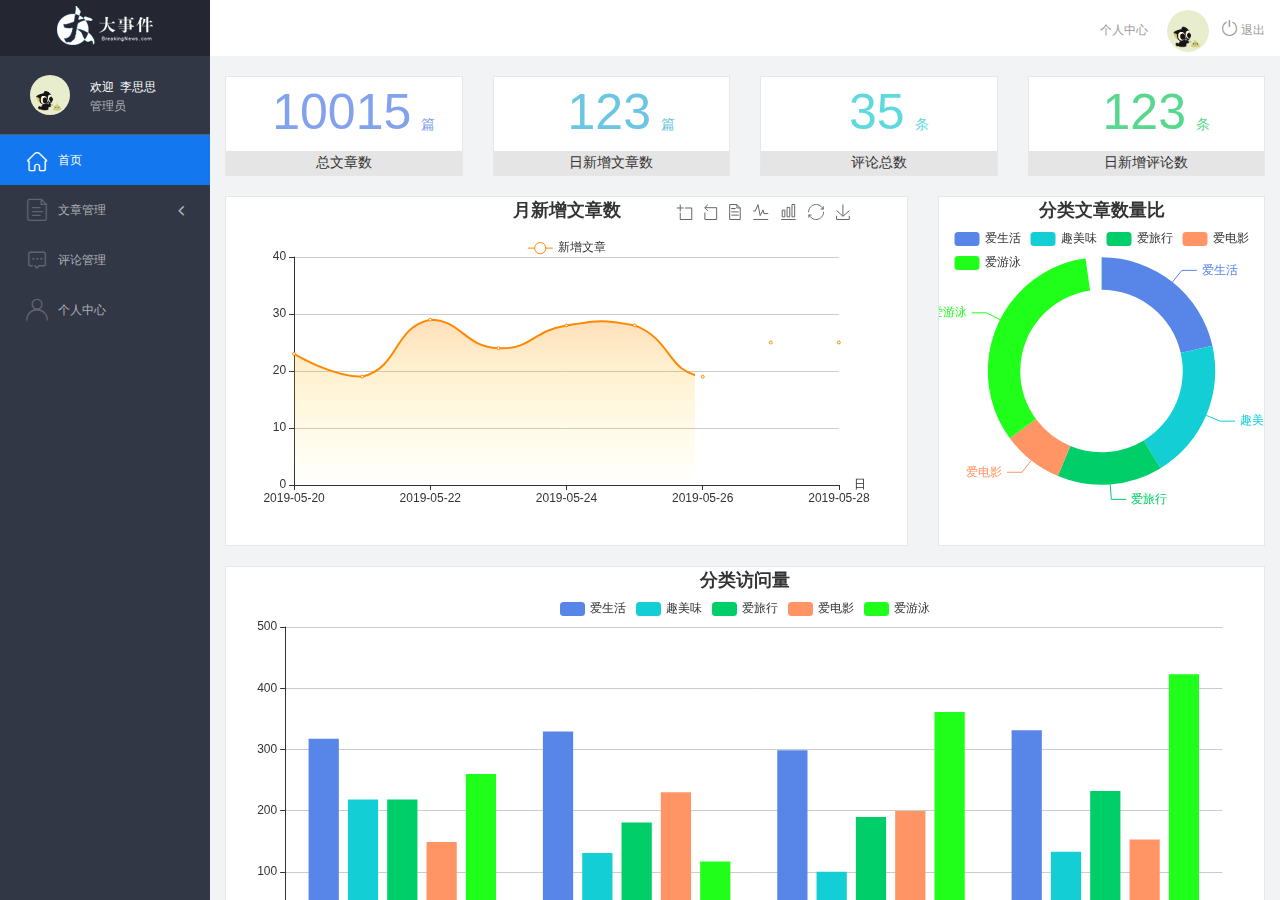
<file: admin/index.html>
<!DOCTYPE html>
<html lang="en">

<head>
    <meta charset="UTF-8">
    <meta name="viewport" content="width=device-width, initial-scale=1.0">
    <meta http-equiv="X-UA-Compatible" content="ie=edge">
    <title>大事件-后台首页</title>
    <link rel="stylesheet" href="./libs/bootstrap/css/bootstrap.min.css">
    <link rel="stylesheet" href="css/reset.css">
    <link rel="stylesheet" href="css/iconfont.css">
    <link rel="stylesheet" href="css/main.css">
    <script src="./libs/jquery-1.12.4.js"></script>
    <!-- 导入bootstrap的js文件 -->
    <script src="./libs/bootstrap/js/bootstrap.min.js"></script>
</head>

<body>
    <div class="sider">
        <a href="#" class="logo"><img src="images/logo02.png" alt="logo"></a>
        <div class="user_info">
            <img src="images/2.jpg" alt="person">
            <span>欢迎&nbsp;&nbsp;<i style="font-style: normal;">李思思</i></span>
            <b>管理员</b>
        </div>
        <!-- 左侧导航栏 -->
        <div class="menu">
            <!-- 首页 -->
            <div class="level01 active"><a href="./main_count.html" target="main_frame"><i
                        class="iconfont icon-yidiandiantubiao04"></i><span>首页</span></a>
            </div>
            <!-- 文章管理 -->
            <div class="level01"><a href="#"><i class="iconfont icon-icon-article"></i><span>文章管理</span><b
                        class="iconfont icon-arrowdownl"></b></a>
            </div>
            <ul class="level02">
                <!-- 文章列表 -->
                <li><a href="./article_list.html" target="main_frame"><i
                            class="iconfont icon-previewright"></i><span>文章列表</span></a></li>
                <!-- 发表文章 -->
                <li><a href="./article_release.html" target="main_frame"><i
                            class="iconfont icon-previewright"></i><span>发表文章</span></a></li>
                <!-- 文章类别管理 -->
                <li><a href="./article_category.html" target="main_frame"><i
                            class="iconfont icon-previewright"></i><span>文章类别管理</span></a>
                </li>
            </ul>
            <!-- 评论管理 -->
            <div class="level01"><a href="./comment_list.html" target="main_frame"><i
                        class="iconfont icon-comment"></i><span>评论管理</span></a>
            </div>
            <!-- 个人中心 -->
            <div class="level01" id="user"><a href="./user.html" target="main_frame"><i
                        class="iconfont icon-user"></i><span>个人中心</span></a>
            </div>
        </div>
        <!-- 顶部栏 -->
        <div class="header_bar">
            <div class="user_center_link">
                <a href="./user.html" target="main_frame">个人中心</a>
                <img src="images/2.jpg" alt="person">
                <a href="javascript:void(0)" class="logout"><i class="iconfont icon-tuichu"></i> 退出</a>
            </div>
        </div>
        <!-- 右侧主体内容 -->
        <div class="main" id="main_body">
            <iframe src="./main_count.html" name="main_frame" frameborder="0" style="width:100%;height:100%;"></iframe>
        </div>
    </div>

    <!-- 模态框 -->
    <div class="modal fade" tabindex="-1" role="dialog" id="myModal">
        <div class="modal-dialog" role="document">
            <div class="modal-content">
                <div class="modal-header">
                    <button type="button" class="close" data-dismiss="modal" aria-label="Close"><span
                            aria-hidden="true">&times;</span></button>
                    <h4 class="modal-title">温馨提示</h4>
                </div>
                <div class="modal-body">
                    <p>账号和密码不能为空&hellip;</p>
                </div>
                <div class="modal-footer">
                    <button type="button" class="btn btn-default" data-dismiss="modal">确定</button>

                </div>
            </div><!-- /.modal-content -->
        </div><!-- /.modal-dialog -->
    </div><!-- /.modal -->


    <script src="./libs/http.js"></script>
    <script>
        $(function () {
            //原生js设置请求头，带上token令牌
            // let xhr = new XMLHttpRequest();
            // xhr.open('get','http://localhost:8080/api/v1/admin/user/info');
            // xhr.setRequestHeader('Authorization',localStorage.getItem('token'))
            // xhr.onload=function(){
            //     console.log(xhr.response);
            // }
            // xhr.send();
            // let frame = document.querySelector('iframe');
            // frame.contentWindow.postMessage(data, 123);
            //得到管理员信息
            $.ajax({
                type: 'get',
                // headers:{
                //     'Authorization':localStorage.getItem('token')
                // },
                url: BigNew.user_info,
                success: function (backData) {
                    $('.user_info>img').attr('src', backData.data.userPic);
                    $('.user_info>span>i').text(backData.data.nickname)
                    $('.user_center_link>img').attr('src', backData.data.userPic)
                }
            });

            //登出
            $('.logout').on('click', function (e) {
                e.preventDefault();
                if (confirm('你确定要退出吗？')) {
                    localStorage.removeItem('token');
                    window.location.href = './login.html'
                }
            })

            //给左侧一级菜单设置点击事件
            $('div.level01').on('click', function () {
                $(this).addClass('active').siblings('.level01').removeClass('active');
                let idx = $(this).index();
                if (idx == 1) {
                    $('.level02').slideToggle();
                    $(this).find('b').toggleClass('rotate0');
                    $('.level02>li:first>a')[0].click()
                }

            })
            $('.level02>li').on('click', function () {
                $(this).addClass('active').siblings('li').removeClass('active');
            })
        })
    </script>
</body>

</html>
</file>
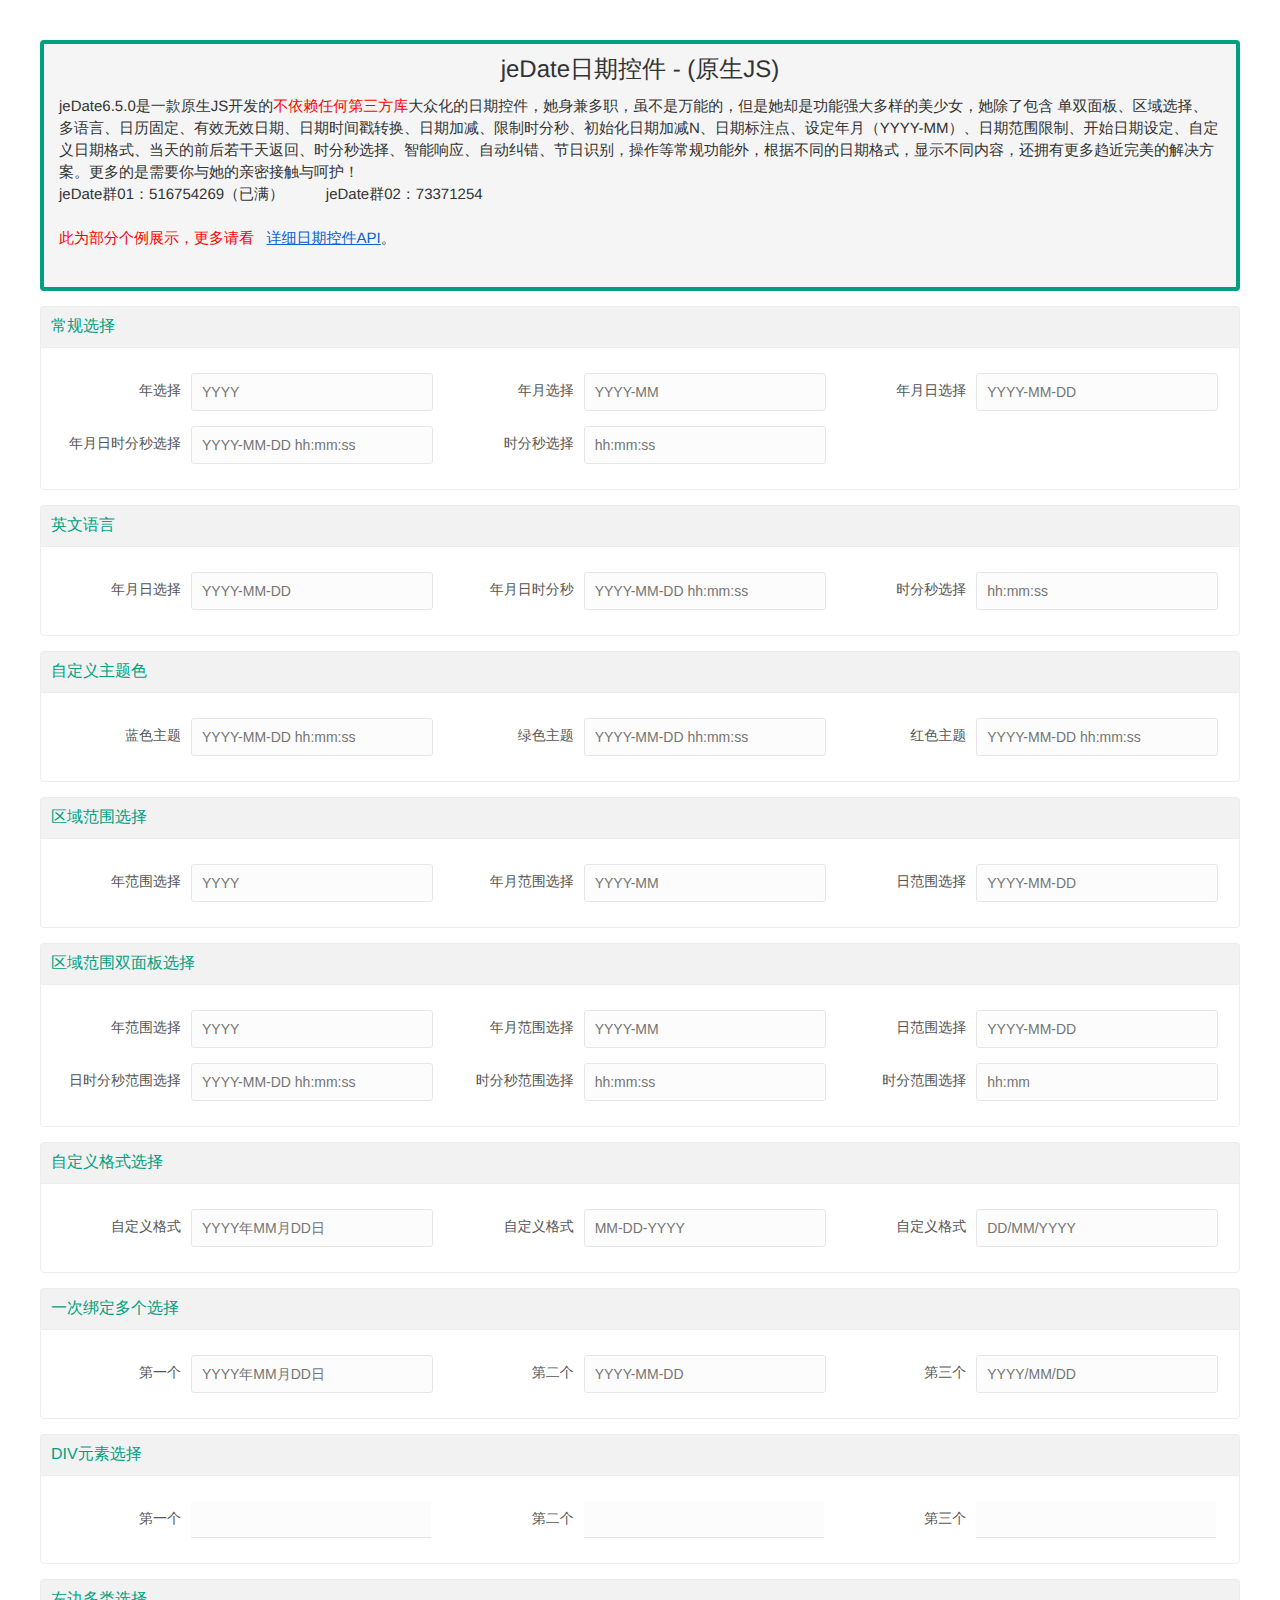
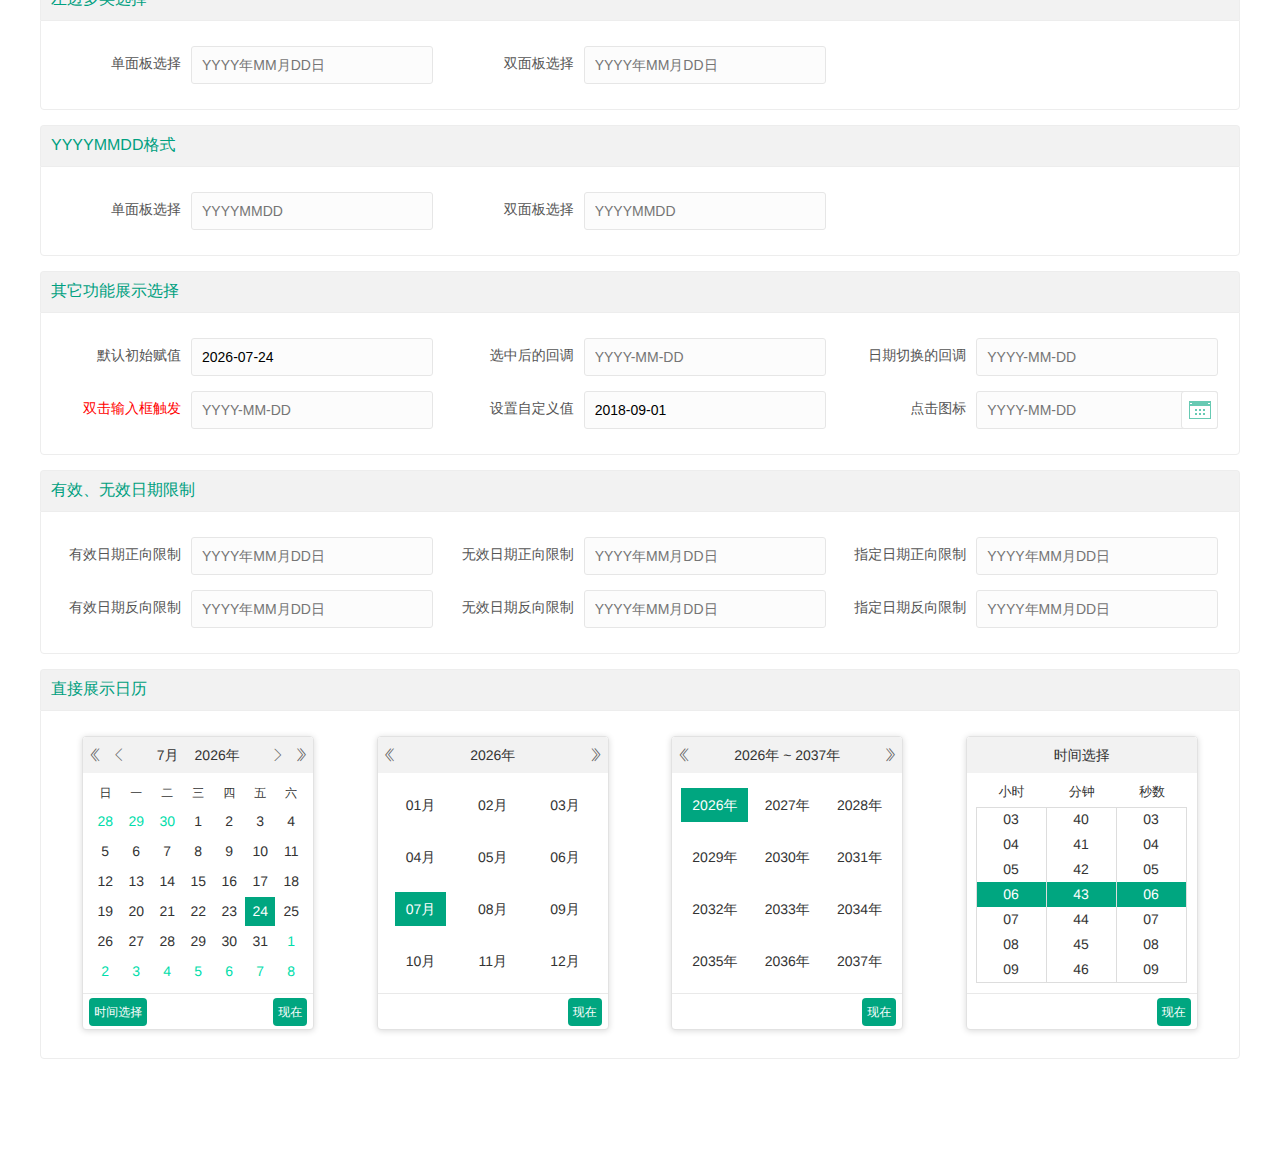
<file: admin/jedate-6.5.0/index.html>
<!doctype html>
<html>
<head>
    <meta charset="utf-8">
    <meta name="viewport" content="initial-scale=1, maximum-scale=1, user-scalable=no">
    <title>jeDate日期控件(原生JS) - 演示</title>
    <link type="text/css" rel="stylesheet" href="test/jeDate-test.css">
    <link type="text/css" rel="stylesheet" href="skin/jedate.css">
    <script type="text/javascript" src="src/jedate.js"></script>
</head>
<body>
<div class="jebody">
    <blockquote class="jequote">
        <p style="text-align: center;font-size:24px;padding-bottom: 15px;">jeDate日期控件 - (原生JS)</p>
        jeDate6.5.0是一款原生JS开发的<span style="color: red">不依赖任何第三方库</span>大众化的日期控件，她身兼多职，虽不是万能的，但是她却是功能强大多样的美少女，她除了包含 单双面板、区域选择、 多语言、日历固定、有效无效日期、日期时间戳转换、日期加减、限制时分秒、初始化日期加减N、日期标注点、设定年月（YYYY-MM）、日期范围限制、开始日期设定、自定义日期格式、当天的前后若干天返回、时分秒选择、智能响应、自动纠错、节日识别，操作等常规功能外，根据不同的日期格式，显示不同内容，还拥有更多趋近完美的解决方案。更多的是需要你与她的亲密接触与呵护！</span> <br/> 
        jeDate群01：516754269（已满） &nbsp;&nbsp;&nbsp;&nbsp;&nbsp;&nbsp;&nbsp;&nbsp;  jeDate群02：73371254<br/><br/>
        <span style="color: red">此为部分个例展示，更多请看</span>&nbsp;&nbsp; <a href="http://www.jemui.com" style="color:#0a60d6;text-decoration:underline;">详细日期控件API</a>。<br/><br/>
    </blockquote>
    <div class="jewarp">
        <h3 class="gray">常规选择</h3>
        <div class="content">
            <div class="jeitem">
                <label class="jelabel">年选择</label>
                <div class="jeinpbox"><input type="text" class="jeinput" id="test01" placeholder="YYYY"></div>
            </div>
            <div class="jeitem">
                <label class="jelabel">年月选择</label>
                <div class="jeinpbox"><input type="text" class="jeinput" id="test02" placeholder="YYYY-MM"></div>
            </div>
            <div class="jeitem">
                <label class="jelabel">年月日选择</label>
                <div class="jeinpbox"><input type="text" class="jeinput" id="test03" placeholder="YYYY-MM-DD"></div>
            </div>
            <div class="jeitem">
                <label class="jelabel">年月日时分秒选择</label>
                <div class="jeinpbox"><input type="text" class="jeinput" id="test04" placeholder="YYYY-MM-DD hh:mm:ss"></div>
            </div>
            <div class="jeitem">
                <label class="jelabel">时分秒选择</label>
                <div class="jeinpbox"><input type="text" class="jeinput" id="test05" placeholder="hh:mm:ss"></div>
            </div>
        </div>
    </div>
    <div class="jewarp">
        <h3 class="gray">英文语言</h3>
        <div class="content">
            <div class="jeitem">
                <label class="jelabel">年月日选择</label>
                <div class="jeinpbox"><input type="text" class="jeinput" id="enYMD" placeholder="YYYY-MM-DD"></div>
            </div>
            <div class="jeitem">
                <label class="jelabel">年月日时分秒</label>
                <div class="jeinpbox"><input type="text" class="jeinput" id="enYMDhms" placeholder="YYYY-MM-DD hh:mm:ss"></div>
            </div>
            <div class="jeitem">
                <label class="jelabel">时分秒选择</label>
                <div class="jeinpbox"><input type="text" class="jeinput" id="enhms" placeholder="hh:mm:ss"></div>
            </div>
            
        </div>
    </div>
    <div class="jewarp">
        <h3 class="gray">自定义主题色</h3>
        <div class="content">
            <div class="jeitem">
                <label class="jelabel">蓝色主题</label>
                <div class="jeinpbox"><input type="text" class="jeinput" id="testblue" placeholder="YYYY-MM-DD hh:mm:ss"></div>
            </div>
            <div class="jeitem">
                <label class="jelabel">绿色主题</label>
                <div class="jeinpbox"><input type="text" class="jeinput" id="testgray" placeholder="YYYY-MM-DD hh:mm:ss"></div>
            </div>
            <div class="jeitem">
                <label class="jelabel">红色主题</label>
                <div class="jeinpbox"><input type="text" class="jeinput" id="testred" placeholder="YYYY-MM-DD hh:mm:ss"></div>
            </div>
            
        </div>
    </div>
    <div class="jewarp">
        <h3 class="gray">区域范围选择</h3>
        <div class="content">
            <div class="jeitem">
                <label class="jelabel">年范围选择</label>
                <div class="jeinpbox"><input type="text" class="jeinput" id="test06" placeholder="YYYY"></div>
            </div>
            <div class="jeitem">
                <label class="jelabel">年月范围选择</label>
                <div class="jeinpbox"><input type="text" class="jeinput" id="test07" placeholder="YYYY-MM"></div>
            </div>
            <div class="jeitem">
                <label class="jelabel">日范围选择</label>
                <div class="jeinpbox"><input type="text" class="jeinput" id="test08" placeholder="YYYY-MM-DD"></div>
            </div>
            
        </div>
    </div>
    <div class="jewarp">
        <h3 class="gray">区域范围双面板选择</h3>
        <div class="content">
            <div class="jeitem">
                <label class="jelabel">年范围选择</label>
                <div class="jeinpbox"><input type="text" class="jeinput" id="test09" placeholder="YYYY"></div>
            </div>
            <div class="jeitem">
                <label class="jelabel">年月范围选择</label>
                <div class="jeinpbox"><input type="text" class="jeinput" id="test10" placeholder="YYYY-MM"></div>
            </div>
            <div class="jeitem">
                <label class="jelabel">日范围选择</label>
                <div class="jeinpbox"><input type="text" class="jeinput" id="test11" placeholder="YYYY-MM-DD"></div>
            </div>
            <div class="jeitem">
                <label class="jelabel">日时分秒范围选择</label>
                <div class="jeinpbox"><input type="text" class="jeinput" id="test11A" placeholder="YYYY-MM-DD hh:mm:ss"></div>
            </div>
            <div class="jeitem">
                <label class="jelabel">时分秒范围选择</label>
                <div class="jeinpbox"><input type="text" class="jeinput" id="test11B" placeholder="hh:mm:ss"></div>
            </div>
            <div class="jeitem">
                <label class="jelabel">时分范围选择</label>
                <div class="jeinpbox"><input type="text" class="jeinput" id="test11C" placeholder="hh:mm"></div>
            </div>
        </div>
    </div>
    <div class="jewarp">
        <h3 class="gray">自定义格式选择</h3>
        <div class="content">
            <div class="jeitem">
                <label class="jelabel">自定义格式</label>
                <div class="jeinpbox"><input type="text" class="jeinput" id="test12" placeholder="YYYY年MM月DD日"></div>
            </div>
            <div class="jeitem">
                <label class="jelabel">自定义格式</label>
                <div class="jeinpbox"><input type="text" class="jeinput" id="test13" placeholder="MM-DD-YYYY"></div>
            </div>
            <div class="jeitem">
                <label class="jelabel">自定义格式</label>
                <div class="jeinpbox"><input type="text" class="jeinput" id="test14" placeholder="DD/MM/YYYY"></div>
            </div>
        </div>
    </div>
    <div class="jewarp">
        <h3 class="gray">一次绑定多个选择</h3>
        <div class="content">
            <div class="jeitem">
                <label class="jelabel">第一个</label>
                <div class="jeinpbox"><input type="text" class="jeinput moredate" placeholder="YYYY年MM月DD日"></div>
            </div>
            <div class="jeitem">
                <label class="jelabel">第二个</label>
                <div class="jeinpbox"><input type="text" class="jeinput moredate" placeholder="YYYY-MM-DD"></div>
            </div>
            <div class="jeitem">
                <label class="jelabel">第三个</label>
                <div class="jeinpbox"><input type="text" class="jeinput moredate" placeholder="YYYY/MM/DD"></div>
            </div>
        </div>
    </div>
    <div class="jewarp">
        <h3 class="gray">DIV元素选择</h3>
        <div class="content">
            <div class="jeitem">
                <label class="jelabel">第一个</label>
                <div class="jeinpbox"><div class="jeindiv divmore" placeholder="YYYY年MM月DD日"></div></div>
            </div>
            <div class="jeitem">
                <label class="jelabel">第二个</label>
                <div class="jeinpbox"><div class="jeindiv divmore" placeholder="YYYY-MM-DD"></div></div>
            </div>
            <div class="jeitem">
                <label class="jelabel">第三个</label>
                <div class="jeinpbox"><div class="jeindiv divmore" placeholder="YYYY/MM/DD"></div></div>
            </div>
        </div>
    </div>
    <div class="jewarp">
        <h3 class="gray">左边多类选择</h3>
        <div class="content">
            <div class="jeitem">
                <label class="jelabel">单面板选择</label>
                <div class="jeinpbox"><input type="text" class="jeinput" id="short" placeholder="YYYY年MM月DD日"></div>
            </div>
            <div class="jeitem">
                <label class="jelabel">双面板选择</label>
                <div class="jeinpbox"><input type="text" class="jeinput" id="shortboth" placeholder="YYYY年MM月DD日"></div>
            </div>
        </div>
    </div>
    <div class="jewarp">
        <h3 class="gray">YYYYMMDD格式</h3>
        <div class="content">
            <div class="jeitem">
                <label class="jelabel">单面板选择</label>
                <div class="jeinpbox"><input type="text" class="jeinput" id="dateymd" placeholder="YYYYMMDD"></div>
            </div>
            <div class="jeitem">
                <label class="jelabel">双面板选择</label>
                <div class="jeinpbox"><input type="text" class="jeinput" id="dateymdboth" placeholder="YYYYMMDD"></div>
            </div>
        </div>
    </div>
    <div class="jewarp">
        <h3 class="gray">其它功能展示选择</h3>
        <div class="content">
            <div class="jeitem">
                <label class="jelabel">默认初始赋值</label>
                <div class="jeinpbox"><input type="text" class="jeinput" id="test15" placeholder="YYYY-MM-DD"></div>
            </div>
            <div class="jeitem">
                <label class="jelabel">选中后的回调</label>
                <div class="jeinpbox"><input type="text" class="jeinput" id="test16" placeholder="YYYY-MM-DD"></div>
            </div>
            <div class="jeitem">
                <label class="jelabel">日期切换的回调</label>
                <div class="jeinpbox"><input type="text" class="jeinput" id="test17" placeholder="YYYY-MM-DD"></div>
            </div>
            <div class="jeitem">
                <label class="jelabel" style="color:red;">双击输入框触发</label>
                <div class="jeinpbox"><input type="text" class="jeinput" id="test18" placeholder="YYYY-MM-DD"></div>
            </div>
            <div class="jeitem">
                <label class="jelabel">设置自定义值</label>
                <div class="jeinpbox"><input type="text" class="jeinput" id="test19" placeholder="YYYY-MM-DD"></div>
            </div>
            <div class="jeitem">
                <label class="jelabel">点击图标</label>
                <div class="jeinpbox">
                    <input type="text" class="jeinput" id="testico" placeholder="YYYY-MM-DD">
                    <div class="icons jebtns" onclick="jeDate('#testico',{trigger:false,format: 'YYYY-MM-DD'})"></div>
                </div>
                
            </div>
        </div>
    </div>
    <div class="jewarp">
        <h3 class="gray">有效、无效日期限制</h3>
        <div class="content">
            <div class="jeitem">
                <label class="jelabel">有效日期正向限制</label>
                <div class="jeinpbox"><input type="text" class="jeinput" id="test20" placeholder="YYYY年MM月DD日"></div>
            </div>
            <div class="jeitem">
                <label class="jelabel">无效日期正向限制</label>
                <div class="jeinpbox"><input type="text" class="jeinput" id="test22" placeholder="YYYY年MM月DD日"></div>
            </div>
            <div class="jeitem">
                <label class="jelabel">指定日期正向限制</label>
                <div class="jeinpbox"><input type="text" class="jeinput" id="test24" placeholder="YYYY年MM月DD日"></div>
            </div>
            <div class="jeitem">
                <label class="jelabel">有效日期反向限制</label>
                <div class="jeinpbox"><input type="text" class="jeinput" id="test21" placeholder="YYYY年MM月DD日"></div>
            </div>
            <div class="jeitem">
                <label class="jelabel">无效日期反向限制</label>
                <div class="jeinpbox"><input type="text" class="jeinput" id="test23" placeholder="YYYY年MM月DD日"></div>
            </div>
            <div class="jeitem">
                <label class="jelabel">指定日期反向限制</label>
                <div class="jeinpbox"><input type="text" class="jeinput" id="test25" placeholder="YYYY年MM月DD日"></div>
            </div>
        </div>
    </div>
    <div class="jewarp">
        <h3 class="gray">直接展示日历</h3>
        <div class="content">
            <div class="jefixeitem" id="show01"></div>
            <div class="jefixeitem" id="show02"></div>
            <div class="jefixeitem" id="show03"></div>
            <div class="jefixeitem" id="show04"></div>
        </div>
    </div>
</div>
<script type="text/javascript" src="test/demo.js"></script>
</body>
</html>
</file>
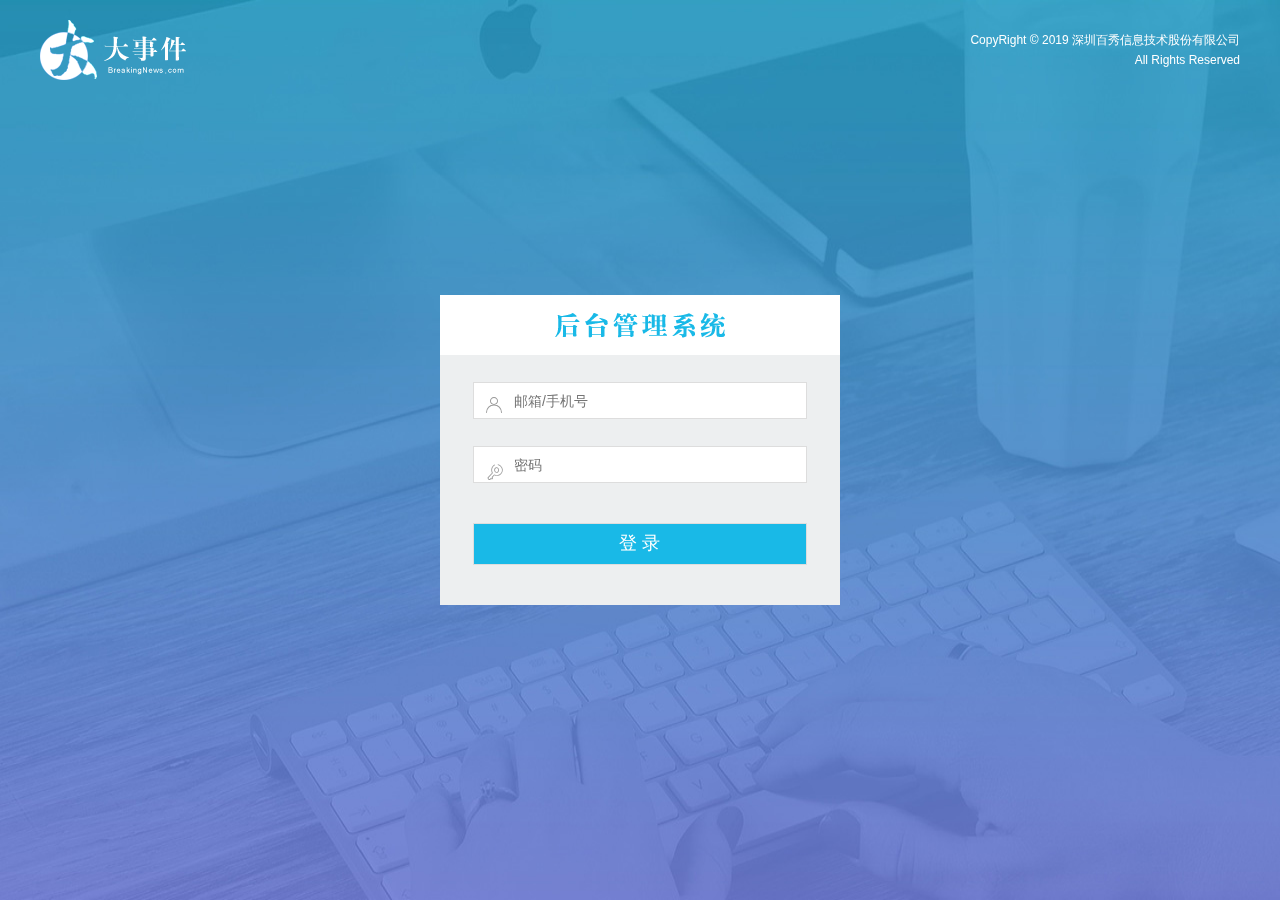
<file: admin/login.html>
<!DOCTYPE html>
<html lang="en">

<head>
  <meta charset="UTF-8" />
  <meta name="viewport" content="width=device-width, initial-scale=1.0" />
  <meta http-equiv="X-UA-Compatible" content="ie=edge" />
  <title>大事件-后台登录页</title>
  <link rel="stylesheet" type="text/css" href="css/reset.css" />
  <link rel="stylesheet" type="text/css" href="css/iconfont.css" />
  <link rel="stylesheet" type="text/css" href="css/main.css" />
  <!-- 引入bootstrap的css文件 -->
  <link rel="stylesheet" href="./libs/bootstrap/css/bootstrap.min.css" />
  <!-- 引入jq文件 -->
  <script src="./libs/jquery-1.12.4.min.js"></script>
  <!-- 引入bootstrap的js文件 -->
  <script src="./libs/bootstrap/js/bootstrap.min.js"></script>
</head>

<body>
  <div class="main_wrap">
    <div class="header">
      <a href="#" class="logo"><img src="images/logo.png" alt="" /></a>
      <div class="copyright">
        CopyRight © 2019 深圳百秀信息技术股份有限公司<br />All Rights Reserved
      </div>
    </div>

    <div class="login_form_con">
      <div class="login_title"></div>
      <form class="login_form">
        <i class="iconfont icon-user"></i>
        <i class="iconfont icon-key"></i>
        <input type="text" class="input_txt" placeholder="邮箱/手机号" />
        <input type="password" class="input_pass" placeholder="密码" />
        <input type="submit" class="input_sub" value="登 录" />
      </form>
    </div>
  </div>
  <!-- 模态框 -->
  <div class="modal fade" tabindex="-1" role="dialog" id="myModal">
    <div class="modal-dialog" role="document">
      <div class="modal-content">
        <div class="modal-header">
          <button type="button" class="close" data-dismiss="modal" aria-label="Close"><span
              aria-hidden="true">&times;</span></button>
          <h4 class="modal-title">温馨提示</h4>
        </div>
        <div class="modal-body">
          <p>账号和密码不能为空&hellip;</p>
        </div>
        <div class="modal-footer">
          <button type="button" class="btn btn-default" data-dismiss="modal">确定</button>

        </div>
      </div><!-- /.modal-content -->
    </div><!-- /.modal-dialog -->
  </div><!-- /.modal -->
  <script src="./libs/http.js"></script>
  <script>
    $(function () {
      $('.input_sub').on('click', function (e) {
        e.preventDefault();
        let userName = $('.input_txt').val().trim();
        let psw = $('.input_pass').val().trim();
        //非空判断
        if (userName == '' || psw == '') {
          // alert('用户名或密码不能为空');
          $('.modal-body>p').text('用户名或密码不能为空')
          $('#myModal').modal()
          return;
        }
        //发送ajax请求
        $.ajax({
          type: 'post',
          url: BigNew.user_login,
          data: {
            username: userName,
            password: psw
          },
          success: function (backData) {
            if (backData.code == 200) {
              // alert('登录成功');
              localStorage.setItem('token', backData.token)
              $('.modal-body>p').text('登录成功')
              $('#myModal').modal();
              $('#myModal').on('hide.bs.modal', function () {
                window.location.href = './index.html';
              })

            } else {
              $('.modal-body>p').text('用户名或密码错误，请重新输入')
              $('#myModal').modal()
              // alert('用户名或密码错误，请重新输入');
            }
          }
        })

      })
    })
  </script>
</body>

</html>
</file>
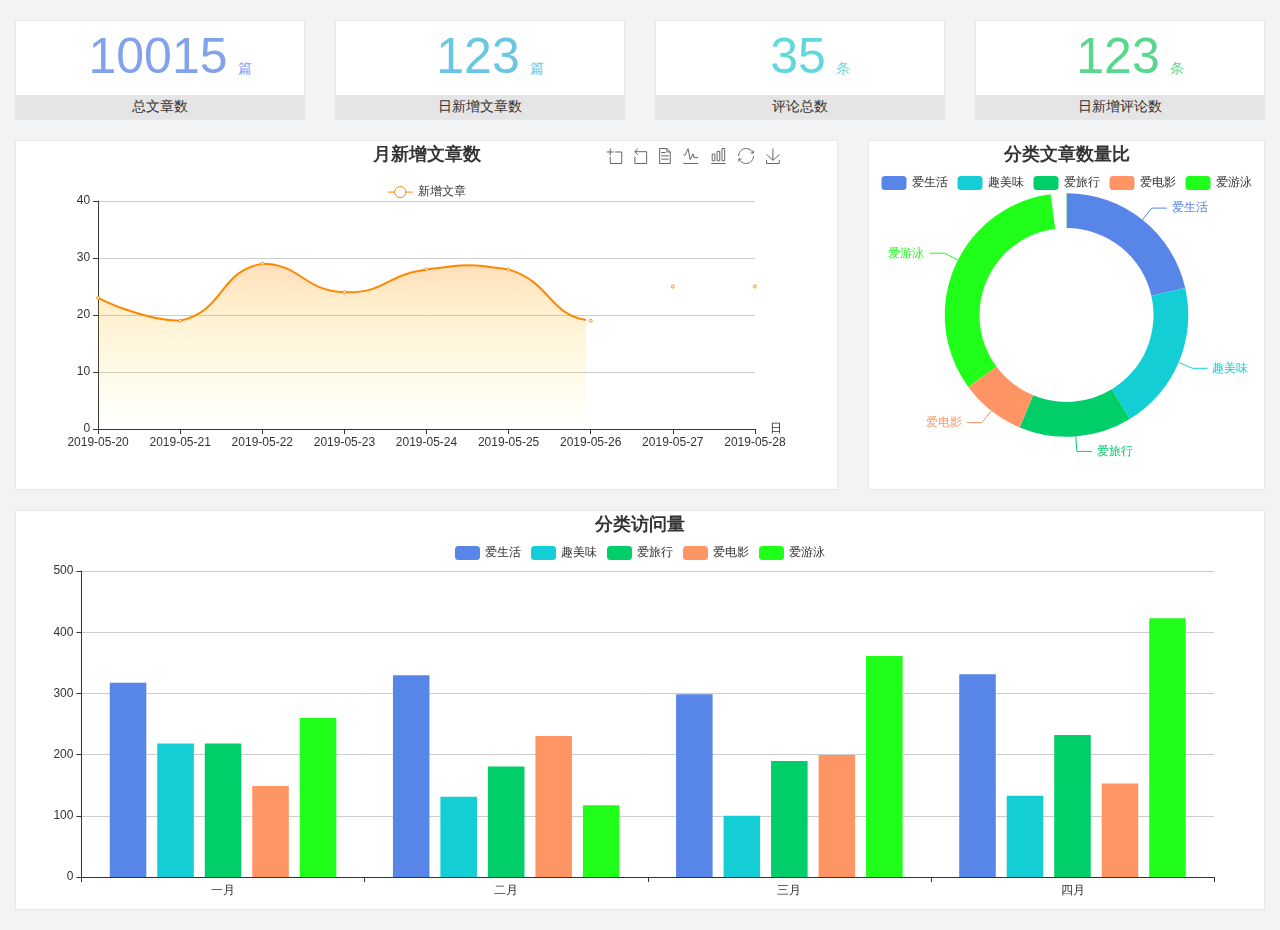
<file: admin/main_count.html>
<!DOCTYPE html>
<html lang="en">

<head>
    <meta charset="UTF-8">
    <meta name="viewport" content="width=device-width, initial-scale=1.0">
    <meta http-equiv="X-UA-Compatible" content="ie=edge">
    <title>图表统计</title>
    <link rel="stylesheet" href="./libs/bootstrap/css/bootstrap.min.css">
    <link rel="stylesheet" href="css/reset.css">
    <link rel="stylesheet" href="css/iconfont.css">
    <link rel="stylesheet" href="css/main.css">
    <script src="./libs/jquery-1.12.4.min.js"></script>
    <script type="text/javascript" src="./libs/echarts.js"></script>
</head>

<body>
    <div class="container-fluid">
        <div class="row spannel_list">
            <div class="col-sm-3 col-xs-6">
                <div class="spannel">
                    <em>10015</em><span>篇</span>
                    <b>总文章数</b>
                </div>
            </div>
            <div class="col-sm-3 col-xs-6">
                <div class="spannel scolor01">
                    <em>123</em><span>篇</span>
                    <b>日新增文章数</b>
                </div>
            </div>
            <div class="col-sm-3 col-xs-6">
                <div class="spannel scolor02">
                    <em>35</em><span>条</span>
                    <b>评论总数</b>
                </div>
            </div>
            <div class="col-sm-3 col-xs-6">
                <div class="spannel scolor03">
                    <em>123</em><span>条</span>
                    <b>日新增评论数</b>
                </div>
            </div>
        </div>
    </div>

    <div class="container-fluid">
        <div class="row curve-pie">
            <div class="col-lg-8 col-md-8">
                <div class="gragh_pannel" id="curve_show"></div>
            </div>
            <div class="col-lg-4 col-md-4">
                <div class="gragh_pannel" id="pie_show"></div>
            </div>
        </div>
    </div>

    <div class="container-fluid">
        <div class="column_pannel" id="column_show"></div>
    </div>


    <!-- 折线图 -->
    <script>
        var json = '{"code":200,"msg":"获取成功","date":[{"date":"2019-05-20","count":23},{"date":"2019-05-21","count":19},{"date":"2019-05-22","count":29},{"date":"2019-05-23","count":24},{"date":"2019-05-24","count":28},{"date":"2019-05-25","count":28},{"date":"2019-05-26","count":19},{"date":"2019-05-27","count":25},{"date":"2019-05-28","count":25}]}';
        var obj = JSON.parse(json);
        loadEchars(obj);

        function loadEchars(obj) {
            // 基于准备好的dom，初始化echarts实例
            var myChart = echarts.init(document.getElementById('curve_show'));

            var data = [];
            var date = [];
            for (var i = 0; i < obj.date.length; i++) {
                data.push(obj.date[i].count);
                date.push(obj.date[i].date);
            }

            option = {
                tooltip: {
                    trigger: 'axis',
                    position: function (pt) {
                        return [pt[0], '10%'];
                    }
                },
                title: {
                    left: 'center',
                    text: '月新增文章数',
                },

                xAxis: {
                    name: '日',
                    type: 'category',
                    boundaryGap: false,
                    data: date
                },
                legend: {
                    data: ['新增文章'],
                    top: '40'
                },
                toolbox: {
                    show: true,
                    feature: {
                        dataZoom: {
                            yAxisIndex: 'none'
                        },
                        dataView: { readOnly: false },
                        magicType: { type: ['line', 'bar'] },
                        restore: {},
                        saveAsImage: {}
                    },
                    right: 50
                },
                yAxis: {
                    type: 'value',
                    boundaryGap: [0, '100%']
                },
                series: [
                    {
                        name: '新增文章',
                        type: 'line',
                        smooth: true,
                        // symbol: 'none',
                        sampling: 'average',
                        itemStyle: {
                            color: '#f80'
                        },
                        areaStyle: {
                            color: new echarts.graphic.LinearGradient(0, 0, 0, 1, [{
                                offset: 0,
                                color: 'rgba(255,136,0,0.39)'
                            }, {
                                offset: .34,
                                color: 'rgba(255,180,0,0.25)'
                            },
                            {
                                offset: 1,
                                color: 'rgba(255,222,0,0.00)'
                            }])
                        },
                        data: data
                    }
                ],
            }
            // 使用刚指定的配置项和数据显示图表。
            myChart.setOption(option);
        }
    </script>

    <!-- 环形图 -->
    <script>
        // 基于准备好的dom，初始化echarts实例
        var myChart1 = echarts.init(document.getElementById('pie_show'));

        option1 = {
            title: {
                left: 'center',
                text: '分类文章数量比',
            },
            tooltip: {
                trigger: 'item',
                formatter: "{a} <br/>{b}: {c} ({d}%)"
            },
            legend: {
                orient: 'horizontal',
                x: 'center',
                data: ['爱生活', '趣美味', '爱旅行', '爱电影', '爱游泳'],
                top: 30
            },
            color: ['#5885e8', '#13cfd5', '#00ce68', '#ff9565', '#20ff19'],
            series: [
                {
                    name: '分类名称',
                    type: 'pie',
                    radius: ['50%', '70%'],
                    avoidLabelOverlap: false,
                    label: {
                        emphasis: {
                            show: true,
                            textStyle: {
                                fontSize: '30',
                                fontWeight: 'bold'
                            }
                        }
                    },
                    data: [
                        { value: 335, name: '爱生活' },
                        { value: 310, name: '趣美味' },
                        { value: 234, name: '爱旅行' },
                        { value: 135, name: '爱电影' },
                        { value: 548, name: '爱游泳' }
                    ]
                }
            ]
        };
        // 使用刚指定的配置项和数据显示图表。
        myChart1.setOption(option1);
    </script>
    <!-- 柱状图 -->
    <script>
        // 基于准备好的dom，初始化echarts实例
        var myChart2 = echarts.init(document.getElementById('column_show'));

        option2 = {
            title: {
                left: 'center',
                text: '分类访问量',
            },
            tooltip: {
                trigger: 'axis',
                axisPointer: {            // 坐标轴指示器，坐标轴触发有效
                    type: 'line'        // 默认为直线，可选为：'line' | 'shadow'
                },
                
            },
            legend: {
                data: ['爱生活', '趣美味', '爱旅行', '爱电影', '爱游泳'],
                top:30
            },
            grid: {
                left: '3%',
                right: '4%',
                bottom: '3%',
                containLabel: true
            },
            xAxis: [
                {
                    type: 'category',
                    data: ['一月', '二月', '三月', '四月']
                }
            ],
            yAxis: [
                {
                    type: 'value'
                }
            ],
            color: ['#5885e8', '#13cfd5', '#00ce68', '#ff9565', '#20ff19'],
            series: [
                {
                    name: '爱生活',
                    type: 'bar',
                    data: [320, 332, 301, 334]
                },
                {
                    name: '趣美味',
                    type: 'bar',
                    data: [220, 132, 101, 134]
                },
                {
                    name: '爱旅行',
                    type: 'bar',
                    data: [220, 182, 191, 234]
                },
                {
                    name: '爱电影',
                    type: 'bar',
                    data: [150, 232, 201, 154]
                },
                {
                    name: '爱游泳',
                    type: 'bar',
                    data: [262, 118, 364, 426],
                },

            ]
        };


        // 使用刚指定的配置项和数据显示图表。
        myChart2.setOption(option2);
    </script>
</body>

</html>
</file>
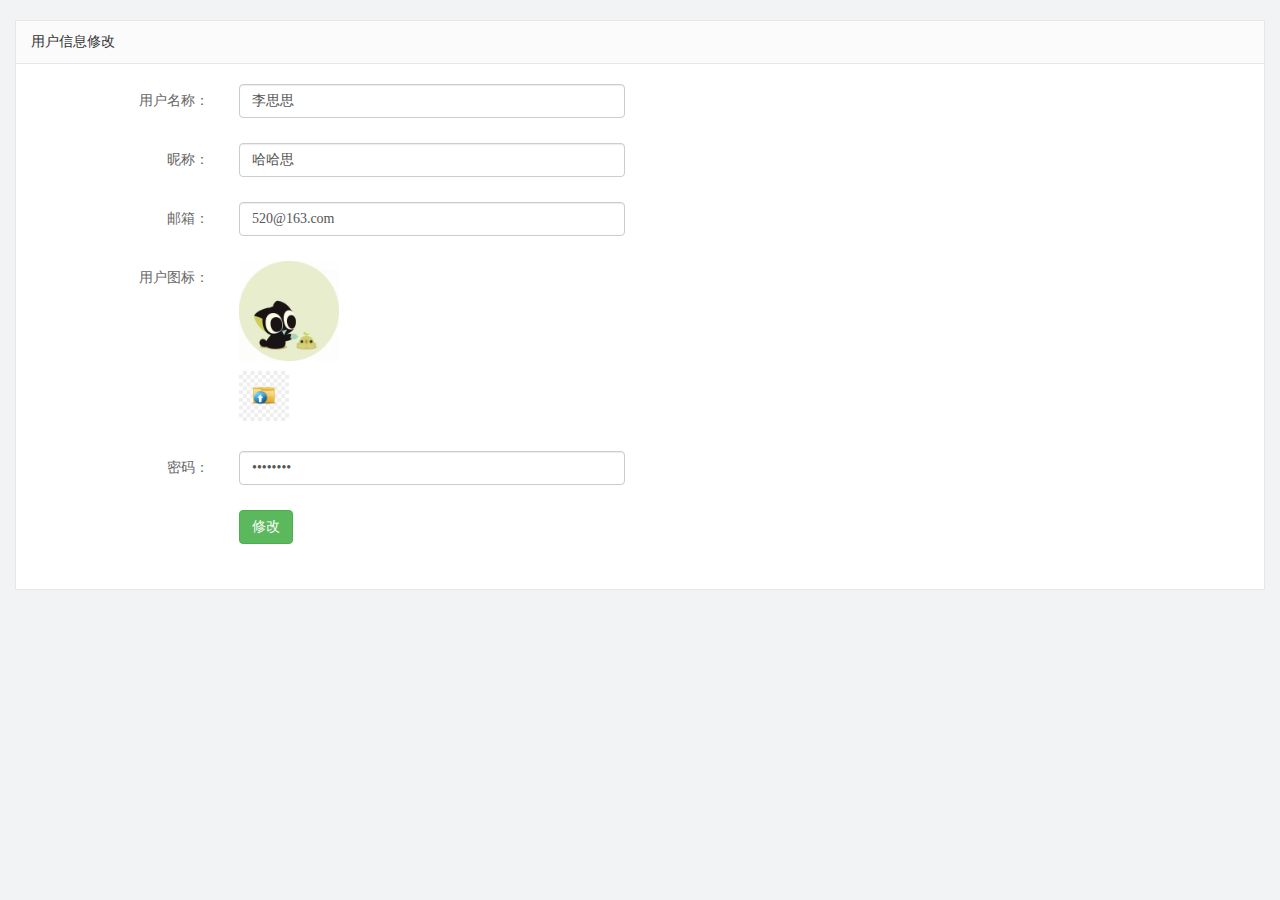
<file: admin/user.html>
<!DOCTYPE html>
<html lang="en">

<head>
    <meta charset="UTF-8">
    <meta name="viewport" content="width=device-width, initial-scale=1.0">
    <meta http-equiv="X-UA-Compatible" content="ie=edge">
    <title>文章列表</title>
    <link rel="stylesheet" href="./libs/bootstrap/css/bootstrap.min.css">
    <link rel="stylesheet" href="css/reset.css">
    <link rel="stylesheet" href="css/iconfont.css">
    <link rel="stylesheet" href="css/main.css">
    <script src="./libs/jquery-1.12.4.min.js"></script>

</head>

<body>
    <div class="container-fluid">
        <div class="common_title">
            用户信息修改
        </div>
        <div class="container-fluid common_con">
            <form class="form-horizontal article_form" id="form">
                <div class="form-group">
                    <label for="inputEmail1" class="col-sm-2 control-label">用户名称：</label>
                    <div class="col-sm-4">
                        <input type="text" name="username" class="form-control username" id="inputEmail1" value="李思思">
                    </div>
                </div>
                <div class="form-group">
                    <label for="inputEmail2" class="col-sm-2 control-label">昵称：</label>
                    <div class="col-sm-4">
                        <input type="text" name="nickname" class="form-control nickname" id="inputEmail2" value="哈哈思">
                    </div>
                </div>
                <div class="form-group">
                    <label for="inputEmail3" class="col-sm-2 control-label">邮箱：</label>
                    <div class="col-sm-4">
                        <input type="text" name="email" class="form-control email" id="inputEmail3" value="520@163.com">
                    </div>
                </div>

                <div class="form-group">
                    <label for="inputPassword3" class="col-sm-2 control-label">用户图标：</label>
                    <div class="col-sm-10">
                        <!-- 用户头像 -->
                        <img src="images/2.jpg" alt="" class="userPic">
                        <input style="display: none" name="userPic" type="file" id="exampleInputFile">
                        <!-- 给label标签的for属性赋值,值是input标签的id,那这样的话点击label就相当于点击了input -->
                        <br>
                        <label for="exampleInputFile">
                            <img src="./images/uploads_icon.jpg" style="height: 50px;" alt="">
                        </label>
                    </div>
                </div>

                <div class="form-group">
                    <label for="inputEmail4" class="col-sm-2 control-label">密码：</label>
                    <div class="col-sm-4">
                        <input type="password" name="password" class="form-control password" id="inputEmail4"
                            value="12345678">
                    </div>
                </div>
                <div class="form-group">
                    <div class="col-sm-offset-2 col-sm-10">
                        <button type="submit" class="btn btn-success btn-edit">修改</button>
                    </div>
                </div>
            </form>
        </div>
    </div>

    <script src="./libs/http.js"></script>
    <script src="./libs/jquery-1.12.4.js"></script>
    <script>
        $(function () {
            window.addEventListener('message', function (event) {
                //event.data获取传过来的数据
            });
            //获取用户信息渲染到页面
            $.ajax({
                type: 'get',
                url: BigNew.user_detail,
                success: function (backData) {
                    if (backData.code == 200) {
                        // $('.username').val(backData.data.username)
                        // $('.nickname').val(backData.data.nickname)
                        // $('.email').val(backData.data.email)
                        // $('.password').val(backData.data.password)
                        for (let key in backData.data) {
                            $('.' + key).val(backData.data[key])
                        }

                        $('.userPic').attr('src', backData.data.userPic)
                    }
                }
            })

            //图片预览
            $('#exampleInputFile').on('change', function () {
                let file1 = this.files[0];
                let url = URL.createObjectURL(file1);
                $('img.userPic').attr('src', url)
            })
            //保存修改
            $('.btn-edit').on('click', function (e) {
                e.preventDefault();
                let fd = new FormData(document.querySelector('form'));
                // console.log(fd.get('username'));
                // console.log(fd.get('nickname'));
                // console.log(fd.get('email'));
                // console.log(fd.get('userPic'));
                // console.log(fd.get('password'));
                $.ajax({
                    type: 'post',
                    url: BigNew.user_edit,
                    data: fd,
                    contentType: false,
                    processData: false,
                    success: function (backData) {
                        if (backData.code == 200) {
                            alert('更新成功');
                            // parent.window.location.reload();
                            $.ajax({
                                type: 'get',
                                // headers:{
                                //     'Authorization':localStorage.getItem('token')
                                // },
                                url: BigNew.user_info,
                                success: function (backData) {
                                    // otherWindow.postMessage(backData, '*');
                                    parent.$('.user_info>img').attr('src', backData.data.userPic);
                                    parent.$('.user_info>span>i').text(backData.data.nickname);
                                    parent.$('.user_center_link>img').attr('src', backData.data.userPic);
                                }
                            });
                        }

                    }
                })
            })

        })
    </script>
</body>

</html>
</file>
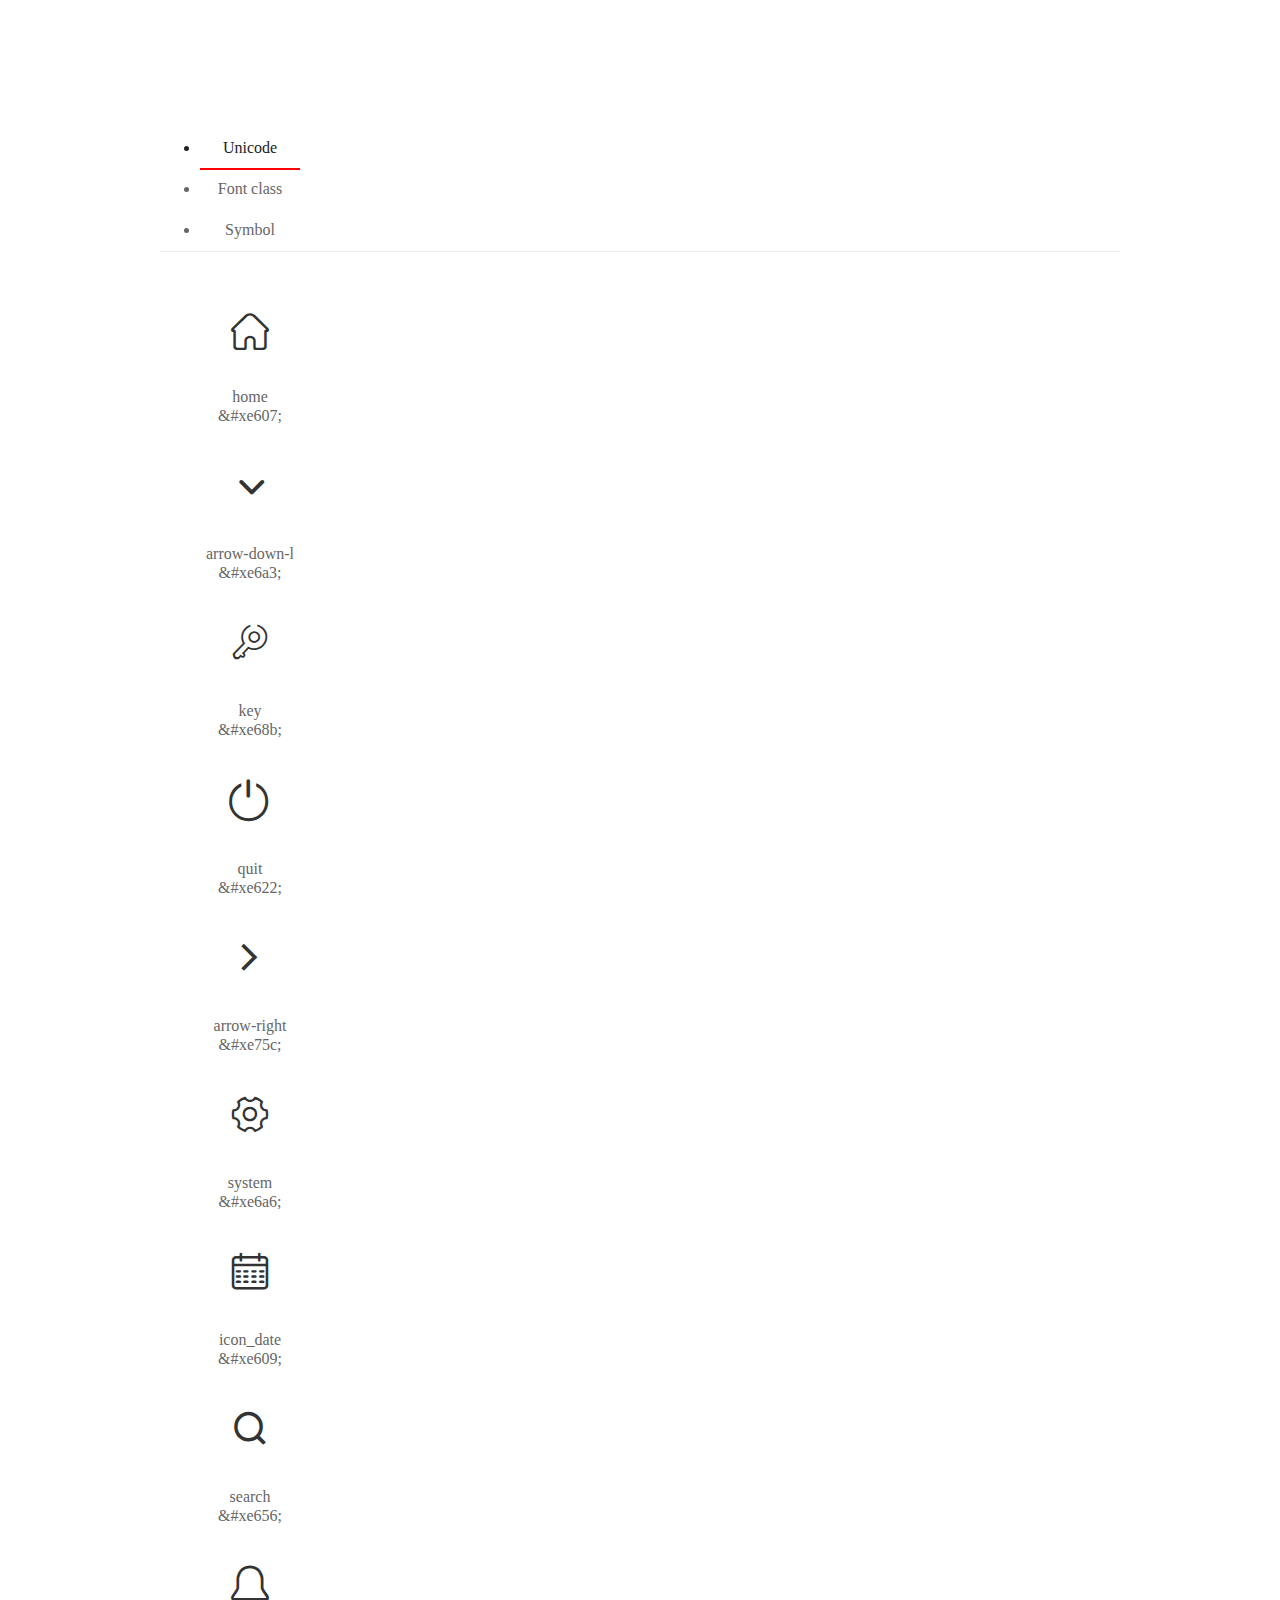
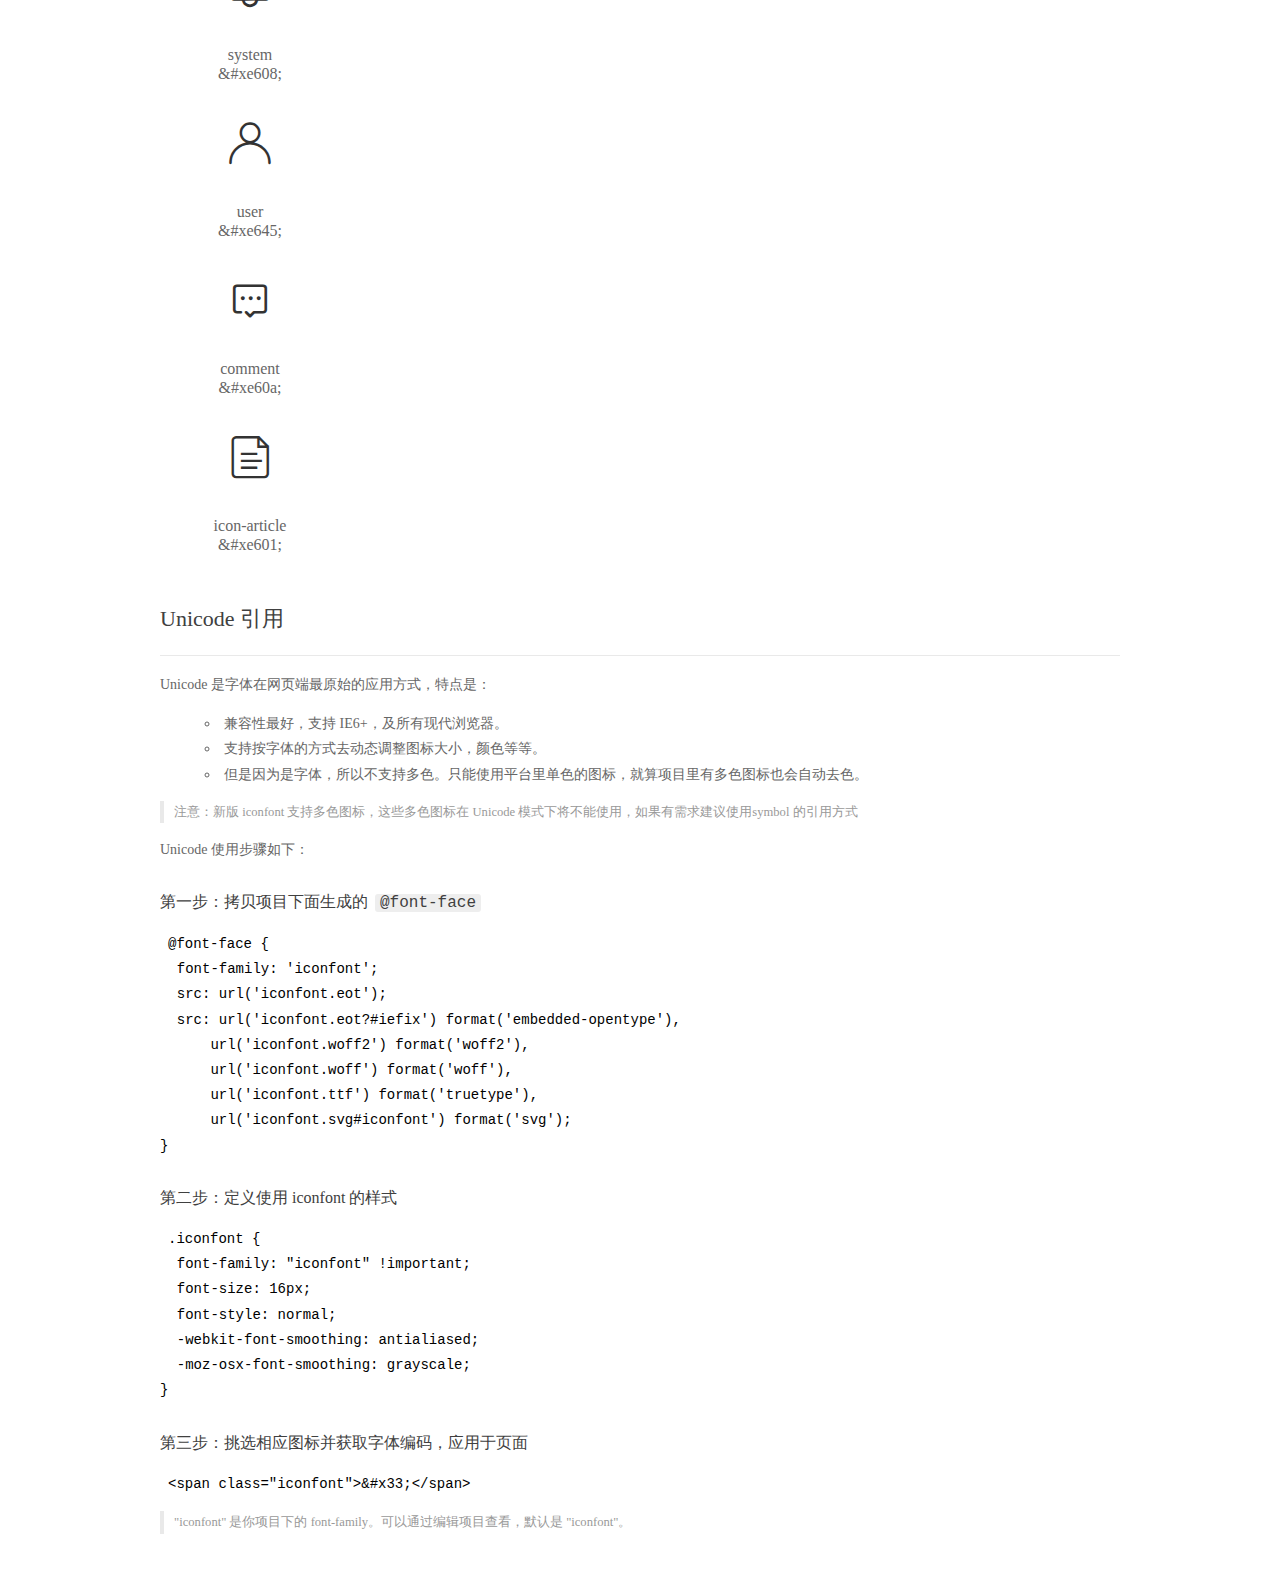
<file: admin/fonts/demo_index.html>
<!DOCTYPE html>
<html>
<head>
  <meta charset="utf-8"/>
  <title>IconFont Demo</title>
  <link rel="shortcut icon" href="https://gtms04.alicdn.com/tps/i4/TB1_oz6GVXXXXaFXpXXJDFnIXXX-64-64.ico" type="image/x-icon"/>
  <link rel="stylesheet" href="https://g.alicdn.com/thx/cube/1.3.2/cube.min.css">
  <link rel="stylesheet" href="demo.css">
  <link rel="stylesheet" href="iconfont.css">
  <script src="iconfont.js"></script>
  <!-- jQuery -->
  <script src="https://a1.alicdn.com/oss/uploads/2018/12/26/7bfddb60-08e8-11e9-9b04-53e73bb6408b.js"></script>
  <!-- 代码高亮 -->
  <script src="https://a1.alicdn.com/oss/uploads/2018/12/26/a3f714d0-08e6-11e9-8a15-ebf944d7534c.js"></script>
</head>
<body>
  <div class="main">
    <h1 class="logo"><a href="https://www.iconfont.cn/" title="iconfont 首页" target="_blank">&#xe86b;</a></h1>
    <div class="nav-tabs">
      <ul id="tabs" class="dib-box">
        <li class="dib active"><span>Unicode</span></li>
        <li class="dib"><span>Font class</span></li>
        <li class="dib"><span>Symbol</span></li>
      </ul>
      
    </div>
    <div class="tab-container">
      <div class="content unicode" style="display: block;">
          <ul class="icon_lists dib-box">
          
            <li class="dib">
              <span class="icon iconfont">&#xe607;</span>
                <div class="name">home</div>
                <div class="code-name">&amp;#xe607;</div>
              </li>
          
            <li class="dib">
              <span class="icon iconfont">&#xe6a3;</span>
                <div class="name">arrow-down-l</div>
                <div class="code-name">&amp;#xe6a3;</div>
              </li>
          
            <li class="dib">
              <span class="icon iconfont">&#xe68b;</span>
                <div class="name">key</div>
                <div class="code-name">&amp;#xe68b;</div>
              </li>
          
            <li class="dib">
              <span class="icon iconfont">&#xe622;</span>
                <div class="name">quit</div>
                <div class="code-name">&amp;#xe622;</div>
              </li>
          
            <li class="dib">
              <span class="icon iconfont">&#xe75c;</span>
                <div class="name">arrow-right</div>
                <div class="code-name">&amp;#xe75c;</div>
              </li>
          
            <li class="dib">
              <span class="icon iconfont">&#xe6a6;</span>
                <div class="name">system</div>
                <div class="code-name">&amp;#xe6a6;</div>
              </li>
          
            <li class="dib">
              <span class="icon iconfont">&#xe609;</span>
                <div class="name">icon_date</div>
                <div class="code-name">&amp;#xe609;</div>
              </li>
          
            <li class="dib">
              <span class="icon iconfont">&#xe656;</span>
                <div class="name">search</div>
                <div class="code-name">&amp;#xe656;</div>
              </li>
          
            <li class="dib">
              <span class="icon iconfont">&#xe608;</span>
                <div class="name">system</div>
                <div class="code-name">&amp;#xe608;</div>
              </li>
          
            <li class="dib">
              <span class="icon iconfont">&#xe645;</span>
                <div class="name">user</div>
                <div class="code-name">&amp;#xe645;</div>
              </li>
          
            <li class="dib">
              <span class="icon iconfont">&#xe60a;</span>
                <div class="name">comment</div>
                <div class="code-name">&amp;#xe60a;</div>
              </li>
          
            <li class="dib">
              <span class="icon iconfont">&#xe601;</span>
                <div class="name">icon-article</div>
                <div class="code-name">&amp;#xe601;</div>
              </li>
          
          </ul>
          <div class="article markdown">
          <h2 id="unicode-">Unicode 引用</h2>
          <hr>

          <p>Unicode 是字体在网页端最原始的应用方式，特点是：</p>
          <ul>
            <li>兼容性最好，支持 IE6+，及所有现代浏览器。</li>
            <li>支持按字体的方式去动态调整图标大小，颜色等等。</li>
            <li>但是因为是字体，所以不支持多色。只能使用平台里单色的图标，就算项目里有多色图标也会自动去色。</li>
          </ul>
          <blockquote>
            <p>注意：新版 iconfont 支持多色图标，这些多色图标在 Unicode 模式下将不能使用，如果有需求建议使用symbol 的引用方式</p>
          </blockquote>
          <p>Unicode 使用步骤如下：</p>
          <h3 id="-font-face">第一步：拷贝项目下面生成的 <code>@font-face</code></h3>
<pre><code class="language-css"
>@font-face {
  font-family: 'iconfont';
  src: url('iconfont.eot');
  src: url('iconfont.eot?#iefix') format('embedded-opentype'),
      url('iconfont.woff2') format('woff2'),
      url('iconfont.woff') format('woff'),
      url('iconfont.ttf') format('truetype'),
      url('iconfont.svg#iconfont') format('svg');
}
</code></pre>
          <h3 id="-iconfont-">第二步：定义使用 iconfont 的样式</h3>
<pre><code class="language-css"
>.iconfont {
  font-family: "iconfont" !important;
  font-size: 16px;
  font-style: normal;
  -webkit-font-smoothing: antialiased;
  -moz-osx-font-smoothing: grayscale;
}
</code></pre>
          <h3 id="-">第三步：挑选相应图标并获取字体编码，应用于页面</h3>
<pre>
<code class="language-html"
>&lt;span class="iconfont"&gt;&amp;#x33;&lt;/span&gt;
</code></pre>
          <blockquote>
            <p>"iconfont" 是你项目下的 font-family。可以通过编辑项目查看，默认是 "iconfont"。</p>
          </blockquote>
          </div>
      </div>
      <div class="content font-class">
        <ul class="icon_lists dib-box">
          
          <li class="dib">
            <span class="icon iconfont icon-yidiandiantubiao04"></span>
            <div class="name">
              home
            </div>
            <div class="code-name">.icon-yidiandiantubiao04
            </div>
          </li>
          
          <li class="dib">
            <span class="icon iconfont icon-arrowdownl"></span>
            <div class="name">
              arrow-down-l
            </div>
            <div class="code-name">.icon-arrowdownl
            </div>
          </li>
          
          <li class="dib">
            <span class="icon iconfont icon-key"></span>
            <div class="name">
              key
            </div>
            <div class="code-name">.icon-key
            </div>
          </li>
          
          <li class="dib">
            <span class="icon iconfont icon-tuichu"></span>
            <div class="name">
              quit
            </div>
            <div class="code-name">.icon-tuichu
            </div>
          </li>
          
          <li class="dib">
            <span class="icon iconfont icon-previewright"></span>
            <div class="name">
              arrow-right
            </div>
            <div class="code-name">.icon-previewright
            </div>
          </li>
          
          <li class="dib">
            <span class="icon iconfont icon-system"></span>
            <div class="name">
              system
            </div>
            <div class="code-name">.icon-system
            </div>
          </li>
          
          <li class="dib">
            <span class="icon iconfont icon-icondate"></span>
            <div class="name">
              icon_date
            </div>
            <div class="code-name">.icon-icondate
            </div>
          </li>
          
          <li class="dib">
            <span class="icon iconfont icon-search"></span>
            <div class="name">
              search
            </div>
            <div class="code-name">.icon-search
            </div>
          </li>
          
          <li class="dib">
            <span class="icon iconfont icon-system1"></span>
            <div class="name">
              system
            </div>
            <div class="code-name">.icon-system1
            </div>
          </li>
          
          <li class="dib">
            <span class="icon iconfont icon-user"></span>
            <div class="name">
              user
            </div>
            <div class="code-name">.icon-user
            </div>
          </li>
          
          <li class="dib">
            <span class="icon iconfont icon-comment"></span>
            <div class="name">
              comment
            </div>
            <div class="code-name">.icon-comment
            </div>
          </li>
          
          <li class="dib">
            <span class="icon iconfont icon-icon-article"></span>
            <div class="name">
              icon-article
            </div>
            <div class="code-name">.icon-icon-article
            </div>
          </li>
          
        </ul>
        <div class="article markdown">
        <h2 id="font-class-">font-class 引用</h2>
        <hr>

        <p>font-class 是 Unicode 使用方式的一种变种，主要是解决 Unicode 书写不直观，语意不明确的问题。</p>
        <p>与 Unicode 使用方式相比，具有如下特点：</p>
        <ul>
          <li>兼容性良好，支持 IE8+，及所有现代浏览器。</li>
          <li>相比于 Unicode 语意明确，书写更直观。可以很容易分辨这个 icon 是什么。</li>
          <li>因为使用 class 来定义图标，所以当要替换图标时，只需要修改 class 里面的 Unicode 引用。</li>
          <li>不过因为本质上还是使用的字体，所以多色图标还是不支持的。</li>
        </ul>
        <p>使用步骤如下：</p>
        <h3 id="-fontclass-">第一步：引入项目下面生成的 fontclass 代码：</h3>
<pre><code class="language-html">&lt;link rel="stylesheet" href="./iconfont.css"&gt;
</code></pre>
        <h3 id="-">第二步：挑选相应图标并获取类名，应用于页面：</h3>
<pre><code class="language-html">&lt;span class="iconfont icon-xxx"&gt;&lt;/span&gt;
</code></pre>
        <blockquote>
          <p>"
            iconfont" 是你项目下的 font-family。可以通过编辑项目查看，默认是 "iconfont"。</p>
        </blockquote>
      </div>
      </div>
      <div class="content symbol">
          <ul class="icon_lists dib-box">
          
            <li class="dib">
                <svg class="icon svg-icon" aria-hidden="true">
                  <use xlink:href="#icon-yidiandiantubiao04"></use>
                </svg>
                <div class="name">home</div>
                <div class="code-name">#icon-yidiandiantubiao04</div>
            </li>
          
            <li class="dib">
                <svg class="icon svg-icon" aria-hidden="true">
                  <use xlink:href="#icon-arrowdownl"></use>
                </svg>
                <div class="name">arrow-down-l</div>
                <div class="code-name">#icon-arrowdownl</div>
            </li>
          
            <li class="dib">
                <svg class="icon svg-icon" aria-hidden="true">
                  <use xlink:href="#icon-key"></use>
                </svg>
                <div class="name">key</div>
                <div class="code-name">#icon-key</div>
            </li>
          
            <li class="dib">
                <svg class="icon svg-icon" aria-hidden="true">
                  <use xlink:href="#icon-tuichu"></use>
                </svg>
                <div class="name">quit</div>
                <div class="code-name">#icon-tuichu</div>
            </li>
          
            <li class="dib">
                <svg class="icon svg-icon" aria-hidden="true">
                  <use xlink:href="#icon-previewright"></use>
                </svg>
                <div class="name">arrow-right</div>
                <div class="code-name">#icon-previewright</div>
            </li>
          
            <li class="dib">
                <svg class="icon svg-icon" aria-hidden="true">
                  <use xlink:href="#icon-system"></use>
                </svg>
                <div class="name">system</div>
                <div class="code-name">#icon-system</div>
            </li>
          
            <li class="dib">
                <svg class="icon svg-icon" aria-hidden="true">
                  <use xlink:href="#icon-icondate"></use>
                </svg>
                <div class="name">icon_date</div>
                <div class="code-name">#icon-icondate</div>
            </li>
          
            <li class="dib">
                <svg class="icon svg-icon" aria-hidden="true">
                  <use xlink:href="#icon-search"></use>
                </svg>
                <div class="name">search</div>
                <div class="code-name">#icon-search</div>
            </li>
          
            <li class="dib">
                <svg class="icon svg-icon" aria-hidden="true">
                  <use xlink:href="#icon-system1"></use>
                </svg>
                <div class="name">system</div>
                <div class="code-name">#icon-system1</div>
            </li>
          
            <li class="dib">
                <svg class="icon svg-icon" aria-hidden="true">
                  <use xlink:href="#icon-user"></use>
                </svg>
                <div class="name">user</div>
                <div class="code-name">#icon-user</div>
            </li>
          
            <li class="dib">
                <svg class="icon svg-icon" aria-hidden="true">
                  <use xlink:href="#icon-comment"></use>
                </svg>
                <div class="name">comment</div>
                <div class="code-name">#icon-comment</div>
            </li>
          
            <li class="dib">
                <svg class="icon svg-icon" aria-hidden="true">
                  <use xlink:href="#icon-icon-article"></use>
                </svg>
                <div class="name">icon-article</div>
                <div class="code-name">#icon-icon-article</div>
            </li>
          
          </ul>
          <div class="article markdown">
          <h2 id="symbol-">Symbol 引用</h2>
          <hr>

          <p>这是一种全新的使用方式，应该说这才是未来的主流，也是平台目前推荐的用法。相关介绍可以参考这篇<a href="">文章</a>
            这种用法其实是做了一个 SVG 的集合，与另外两种相比具有如下特点：</p>
          <ul>
            <li>支持多色图标了，不再受单色限制。</li>
            <li>通过一些技巧，支持像字体那样，通过 <code>font-size</code>, <code>color</code> 来调整样式。</li>
            <li>兼容性较差，支持 IE9+，及现代浏览器。</li>
            <li>浏览器渲染 SVG 的性能一般，还不如 png。</li>
          </ul>
          <p>使用步骤如下：</p>
          <h3 id="-symbol-">第一步：引入项目下面生成的 symbol 代码：</h3>
<pre><code class="language-html">&lt;script src="./iconfont.js"&gt;&lt;/script&gt;
</code></pre>
          <h3 id="-css-">第二步：加入通用 CSS 代码（引入一次就行）：</h3>
<pre><code class="language-html">&lt;style&gt;
.icon {
  width: 1em;
  height: 1em;
  vertical-align: -0.15em;
  fill: currentColor;
  overflow: hidden;
}
&lt;/style&gt;
</code></pre>
          <h3 id="-">第三步：挑选相应图标并获取类名，应用于页面：</h3>
<pre><code class="language-html">&lt;svg class="icon" aria-hidden="true"&gt;
  &lt;use xlink:href="#icon-xxx"&gt;&lt;/use&gt;
&lt;/svg&gt;
</code></pre>
          </div>
      </div>

    </div>
  </div>
  <script>
  $(document).ready(function () {
      $('.tab-container .content:first').show()

      $('#tabs li').click(function (e) {
        var tabContent = $('.tab-container .content')
        var index = $(this).index()

        if ($(this).hasClass('active')) {
          return
        } else {
          $('#tabs li').removeClass('active')
          $(this).addClass('active')

          tabContent.hide().eq(index).fadeIn()
        }
      })
    })
  </script>
</body>
</html>
</file>
<file: admin/css/iconfont.css>
@font-face {font-family: "iconfont";
  src: url('../fonts/iconfont.eot?t=1558003957214'); /* IE9 */
  src: url('../fonts/iconfont.eot?t=1558003957214#iefix') format('embedded-opentype'), /* IE6-IE8 */
  url('[data-uri]') format('woff2'),
  url('../fonts/iconfont.woff?t=1558003957214') format('woff'),
  url('../fonts/iconfont.ttf?t=1558003957214') format('truetype'), /* chrome, firefox, opera, Safari, Android, iOS 4.2+ */
  url('../fonts/iconfont.svg?t=1558003957214#iconfont') format('svg'); /* iOS 4.1- */
}

.iconfont {
  font-family: "iconfont" !important;
  font-size: 16px;
  font-style: normal;
  -webkit-font-smoothing: antialiased;
  -moz-osx-font-smoothing: grayscale;
}

.icon-yidiandiantubiao04:before {
  content: "\e607";
}

.icon-arrowdownl:before {
  content: "\e6a3";
}

.icon-key:before {
  content: "\e68b";
}

.icon-tuichu:before {
  content: "\e622";
}

.icon-previewright:before {
  content: "\e75c";
}

.icon-system:before {
  content: "\e6a6";
}

.icon-icondate:before {
  content: "\e609";
}

.icon-search:before {
  content: "\e656";
}

.icon-system1:before {
  content: "\e608";
}

.icon-user:before {
  content: "\e645";
}

.icon-comment:before {
  content: "\e60a";
}

.icon-icon-article:before {
  content: "\e601";
}
</file>
<file: admin/css/main.css>
body{
    font-family:'MicroSoft YaHei';
    background-color: #f2f3f5;
}
.main_wrap{
    position:fixed;
    width:100%;
    height:100%;
    left:0px;
    top:0px;
    background:url('../images/login_bg.jpg'); 
    background-size:100% 100%; 
  }
.header{
    width:1200px;
    overflow: hidden;
    margin:20px auto 0;
}
.heade .logo{
    float: left;
}
.header .copyright{
    float:right;
    font-size:12px;
    color:#fff;
    text-align:right;
    line-height:20px;
    margin-top:10px;
}
.login_form_con{
    position:absolute;
    left:50%;
    top:50%;
    margin-left:-200px;
    margin-top:-155px;
    width:400px;
    height:310px;
    background-color: #edeff0;
}

.login_form{
    position: relative;
}

.login_form .icon-user{
    position:absolute;
    font-size:16px;
    color:#999;
    left:46px;
    top:12px;
}
.login_form .icon-key{
    position:absolute;
    font-size:18px;
    color:#999;
    left:46px;
    top:78px;
}
.login_title{
    height:60px;
    background:url('../images/login_title.png') center center no-repeat #fff;
}
.input_txt,.input_pass,.input_sub{
    display:block;
    width:334px;
    height:37px;
    padding:0px;
    text-indent:40px;
    border:1px solid #ddd;
    margin:27px auto 0;
    outline:none;
}
.input_sub{
    margin-top:40px;
    height:42px;
    background-color: #19b9e7;
    text-indent:0px;
    font-size:18px;
    color:#fff;
    cursor: pointer;
}
.input_sub:hover{
    background-color: #08a0cc;
}

.sider{
    position:fixed;
    left:0;
    top:0;
    bottom:0;
    width:210px;
    background-color: #323745;
}
.sider .logo{
    display:block;
    height:56px;
    background-color: #242732;
    overflow: hidden;
}
.sider .logo img{
    display:block;
    margin:6px auto 0;
}
.user_info{
    height:79px;
    border-bottom:1px solid #5a5e6b;
}

.user_info img{
    float: left;
    width:40px;
    height:40px;
    border-radius:20px;
    margin:19px 0 0 30px;
}
.user_info span{
    float: left;
    width:120px;
    font-size:12px;
    color:#fff;
    margin:23px 0 0 20px;
}
.user_info b{
    float: left;
    width: 120px;
    font-weight:normal;
    font-size:12px;
    color:#adafb5;
    margin:2px 0 0 20px;
}

.menu .level01{
    height:50px;
    line-height:50px;
}
.menu .level01 a{
    display:block;
    height:50px;
    font-size:12px;
    color:#adafb5;
    overflow: hidden;
}
.menu .level01.active a{
    background-color: #1378f0;
    color:#fff;
}
.menu .level01.active i{
    color:#fff;
}

.menu .level01 a:hover{
    background-color: #1378f0;
    color:#fff;
}
.menu .level01 a:hover i{
    color:#fff;
}
.menu .level01 i{
    color:#61646f;
    font-size:22px;
    float: left;
    margin-left:26px;
}
.menu .level01 span{
    float: left;
    margin-left:10px;
}
.menu .level01 b{
    float: right;
    margin-right:20px;
    font-weight:normal;
    transform:rotate(90deg);
    transition:all 500ms ease;
}

.menu .level01 .rotate0{
    transform:rotate(0deg);
}

.menu .level02{
    background: #242732;
    display:none;
}


.menu .level02 li{
    height:40px;
    line-height:40px;
}
.menu .level02 li a{
    display:block;
    height:40px;
    font-size:12px;
    color:#adafb5;
    overflow: hidden;
}

.menu .level02 li a:hover{
    background-color: #1378f0;
    color:#fff;
}

.menu .level02 li i{
    font-size:12px;
    float: left;
    margin-left:60px;
}
.menu .level02 li span{
    font-size:12px;
    float: left;
    margin-left:5px;
}

.menu .level02 .active a{
    color:#ffae00;
}

.header_bar{
    position:fixed;
    left:210px;
    right:0;
    top:0;
    height:56px;
    background-color: #fff;
}

.main{
    position:fixed;
    left:210px;
    top:56px;
    right:0;
    bottom:0;
    background-color: #f2f3f5;
}

.search_form{
    width:218px;
    height:33px;
    border:1px solid #ddd;
    background-color: #f2f3f5;
    border-radius:16px;
    float: left;
    margin:12px 0 0 27px;
}

.search_form input{
    padding:0px;
    margin:0px;
    border:0px;
    float: left;
    background-color: #f2f3f5;
    font-size:12px;
    width:175px;
    height:31px;
    margin-left:12px;
    outline:none;
   
}

.search_form .icon-search{
    line-height:33px;
    cursor: pointer;
    font-size:18px;
    color:#abaebb;
}
.user_center_link{
    float:right;

}
.user_center_link a{
    line-height:56px;
    font-size:12px;
    color:#999;
    margin-right:15px;
}
.user_center_link a:hover{
    color:#ffae00
}

.user_center_link img{
    width:42px;
    height:42px;
    border-radius:32px;
    margin-right:10px;
}

.spannel_list{
    margin-top:20px;
}

.spannel{
	height:100px;
	overflow:hidden;
	text-align:center;
    position:relative;
    background-color: #fff;
    border:1px solid #e7e7e9;
    margin-bottom:20px;
}

.spannel em{
    font-style:normal;
	font-size:50px;
	line-height:50px;
	display:inline-block;
	margin:10px 0 0 20px;
	font-family:'Arial';
	color:#83a2ed;
}

.spannel span{
	font-size:14px;
	display:inline-block;
	color:#83a2ed;
	margin-left:10px;
}

.spannel b{
	position:absolute;
	left:0;
	bottom:0;
	width:100%;
	line-height:24px;
	background:#e5e5e5;
	color:#333;
	font-size:14px;
	font-weight:normal;
}

.scolor01 em,.scolor01 span{
	color:#6ac6e2;
}

.scolor02 em,.scolor02 span{
	color:#5fd9de;
}

.scolor03 em,.scolor03 span{
	color:#58d88e;
}


.gragh_pannel{
    height:350px;
    border:1px solid #e7e7e9;
    background-color: #fff!important; 
    margin-bottom:20px;  
}

.column_pannel{
    margin-bottom:20px;
    height:400px;
    border:1px solid #e7e7e9;
    background-color: #fff!important;   
}

.common_title{
    line-height:42px;
    background-color: #fbfbfb;
    border:1px solid #e7e7e9;
    margin-top:20px;
    text-indent: 15px;
    font-size:14px;
    color:#333;
}

.common_con{
    border:1px solid #e7e7e9;
    border-top:0px;
    background-color: #fff;
    padding-bottom:20px;
    margin-bottom:20px;
}
.opt_btns{
    margin-top:20px;
}

.mp20{
    margin-top:20px;
}

.pagination{   
   margin:0;
}

.article_form{
    margin-top:20px;
}

.form-group{
    margin-bottom:25px;
}

.form-group label{
    font-weight:normal;
    color:#666;
}

.icon-icondate{
    line-height:16px;
}

.userPic{
    width:100px;
    height:100px;
    margin-bottom:10px;
}

.article_cover{
    width:200px;
    height:200px;
    margin-bottom:10px;
}
</file>
<file: admin/jedate-6.5.0/test/jeDate-test.css>
html,body{min-height:100%;}
html{-ms-text-size-adjust:100%;-webkit-text-size-adjust:100%;}
body,div,span,applet,object,iframe,h1,h2,h3,h4,h5,h6,p,blockquote,pre,a,abbr,acronym,address,big,cite,code,del,dfn,em,img,ins,kbd,q,s,samp,small,strike,strong,sub,sup,tt,var,b,u,i,center,dl,dt,dd,ol,ul,li,fieldset,form,label,legend,table,caption,tbody,tfoot,thead,tr,th,td,article,aside,canvas,details,embed,figure,figcaption,footer,header,hgroup,menu,nav,output,ruby,section,summary,time,mark,audio,video{margin: 0;padding: 0;border: 0;outline: 0;-webkit-tap-highlight-color:transparent;}
article,aside,header,footer,nav,section,figure,figcaption,hgroup,progress,canvas{display:block}
blockquote:before,blockquote:after,q:before,q:after{content:'';content:none}
body{font-size:14px;font-family:'PingFangSC-Light','PingFang SC','Segoe UI','Lucida Grande','NotoSansHans-Light','Microsoft YaHei', '\5FAE\8F6F\96C5\9ED1', STHeiti, 'WenQuanYi Micro Hei', SimSun, sans-serif;text-rendering:geometricPrecision;color:#333333;background:#FFFFFF;}

a:active,a:hover{outline:0}
img{display:inline-block;border:0}
li{list-style:none}
table{border-collapse:collapse;border-spacing:0}
h1,h2,h3{font-size:14px;font-weight:400}
h4,h5,h6{font-size:100%;font-weight:400}
button,input,optgroup,option,select,textarea{font-family:inherit;font-size:inherit;font-style:inherit;font-weight:inherit;outline:0;margin: 0px;padding: 0px;}
pre{white-space:pre-wrap;white-space:-moz-pre-wrap;white-space:-pre-wrap;white-space:-o-pre-wrap;word-wrap:break-word}

hr{height:1px;margin:10px 0;border:0;background-color:#e2e2e2;clear:both}
a{color:#333;text-decoration:none}
a:hover{color:#777}
.gray{background-color: #f2f2f2;}

.icons{background-image: url("jedate.png"); background-repeat:no-repeat; }
.jequote{max-width: 1200px;margin-bottom: 10px;padding: 15px;line-height: 22px;border: 4px solid #00A080;border-radius: 4px;background-color: #f5f5f5;font-size: 15px;}
.jebody{max-width: 1200px;margin: 40px auto 100px auto;position: relative;}
.jewarp{width:100%;margin: 15px 0; }
.jewarp h3{position: relative;left: 0;height: 40px;line-height:40px;padding-left:10px;white-space: nowrap;border-radius: 4px 4px 0 0;font-size: 16px;color:#00A080;text-align: left;border: 1px solid #ededed;border-bottom: none;}
.jewarp .content{border: 1px solid #ededed;border-radius:0 0 4px 4px;padding: 25px 10px 10px 10px;overflow: hidden;}
.jeitem{width:33.33%;margin:0 0px 15px 0;position: relative;float: left;}
.jelabel{width: 120px;float: left;display: block;padding: 9px 10px;font-weight: 400;text-align: right; color:#555;}
.jeinpbox{width: 230px;margin-right: 10px;float: left;vertical-align: middle;position: relative;}
.jeinput{display: block;width: 100%;padding-left: 10px; height: 36px;line-height: 34px\9;border: 1px solid #e6e6e6;background-color: #fff;border-radius: 3px;background-color: #fcfcfc;}
.jeindiv{display: block;width: 100%;padding-left: 10px; height: 36px;line-height: 36px;border-bottom: 1px solid #e6e6e6;background-color: #fff;background-color: #fcfcfc;}
.jebtns{width: 35px;margin-left: 10px; height: 36px;line-height: 36px\9;border: 1px solid #e6e6e6;background-color: #fff;border-radius: 3px;background-position:right center;float: left;cursor: pointer;position: absolute;top:0;right:-12px;}
.jefixeitem{width:25%;margin:0 0px 15px 0;position: relative;float: left; text-align: center;}
</file>
<file: admin/jedate-6.5.0/skin/jedate.css>
/**
 @Name : jeDate V6.5.0 日期控件
 @Author: chen guojun
 @QQ群：516754269
 @官网：http://www.jemui.com/ 或 https://github.com/singod/jeDate
 */
@font-face {font-family: "jedatefont";
    src: url('jedatefont.eot?t=1510763148800'); /* IE9*/
    src: url('jedatefont.eot?t=1510763148800#iefix') format('embedded-opentype'), /* IE6-IE8 */
    url('jedatefont.woff?t=1510763148800') format('woff'),
    url('jedatefont.ttf?t=1510763148800') format('truetype'), /* chrome, firefox, opera, Safari, Android, iOS 4.2+*/
    url('jedatefont.svg?t=1510763148800#jedatefont') format('svg'); /* iOS 4.1- */
}
  
.jedatefont {font-family:"jedatefont" !important;font-style:normal;-webkit-font-smoothing: antialiased;-moz-osx-font-smoothing: grayscale;}
.jedate{height:auto; font-family:'PingFangSC-Light','PingFang SC','Segoe UI','Lucida Grande','NotoSansHans-Light','Microsoft YaHei', '\5FAE\8F6F\96C5\9ED1', STHeiti, 'WenQuanYi Micro Hei', SimSun, sans-serif;font-size:12px; cursor:default;margin: 0;padding: 0;overflow: hidden;position: relative;border-radius:4px;display: inline-block;border: 1px solid #e2e2e2;box-shadow: 0 1px 6px rgba(0,0,0,.15);background-color:#fff;}
.jedate *{margin: 0;padding: 0;list-style-type:none;-webkit-box-sizing:border-box;-moz-box-sizing:border-box;box-sizing:border-box;font-style:normal;font-family:'PingFangSC-Light','PingFang SC','Segoe UI','Lucida Grande','NotoSansHans-Light','Microsoft YaHei', '\5FAE\8F6F\96C5\9ED1', STHeiti, 'WenQuanYi Micro Hei', SimSun, sans-serif;}

.jedate table thead,.jedate table td{border: 1px #fff solid;}
.jedate ul,.jedate ol,.jedate li,.jedate dl{list-style-type:none;font-style:normal;font-weight: 300;}

.jedate .yearprev{left:0;font-size: 14px;}
.jedate .monthprev{left:25px;font-size: 14px;}
.jedate .yearnext{right:0;font-size: 14px;}
.jedate .monthnext{right:25px;font-size: 14px;}
.jedate .jedate-tips{position: absolute; top: 40%; left: 50%;z-index: 800; width: 200px; margin-left: -100px; line-height: 20px; padding: 15px; text-align: center; font-size: 12px; color: #ff0000;background-color: #FFFEF4;border: 1px rgb(247, 206, 57) solid;display: none;}
.jedate .timecontent ul::-webkit-scrollbar,.jedate-menu::-webkit-scrollbar{height:6px;width:6px;margin-right:5px;background-color: #f5f5f5;transition:all 0.3s ease-in-out;border-radius:0px}
.jedate .timecontent ul::-webkit-scrollbar-track,.jedate-menu::-webkit-scrollbar-track { -webkit-border-radius: 0px;border-radius: 0px;}
.jedate .timecontent ul::-webkit-scrollbar-thumb,.jedate-menu::-webkit-scrollbar-thumb{-webkit-border-radius: 0px;border-radius: 0px;background: rgba(0,0,0,0.5); }
.jedate .timecontent ul::-webkit-scrollbar-thumb:hover,.jedate-menu::-webkit-scrollbar-thumb:hover{background:rgba(0,0,0,0.6)}
.jedate .timecontent ul::-webkit-scrollbar-thumb:active,.jedate-menu::-webkit-scrollbar-thumb:active{background:rgba(0,0,0,0.8)}
.jedate .timecontent ul::-webkit-scrollbar-thumb:window-inactive,.jedate-menu::-webkit-scrollbar-thumb:window-inactive {background: rgba(0,0,0,0.4);}
.jedate .jedate-hmsmask{width:100%;display: block;background-color: rgba(0,0,0,.7);background-color:#fff;position: absolute;top: 0;left:0;right:0;bottom: 36px;z-index: 100;}
.jedatetipscon{color:#333; float:left; overflow:hidden;background-color: #FFFEF4; line-height:22px;padding:6px;border: 1px rgb(247, 206, 57) solid;font-style:normal;font-family: Arial, "\5b8b\4f53", 'sans-serif';font-size:12px;font-weight: 300;}
.jedatetipscon p{padding: 0;margin: 0;font-size:12px;}
.jedatetipscon p.red{color: #ff0000;}

.jedate.leftmenu{padding-left: 90px;}
.jedate .jedate-menu{width:90px;position: absolute;top: 0;left:0;bottom: 0;z-index: 10;background: #f2f2f2;border-right: 1px solid #efefef;border-radius: 4px 0 0 4px;overflow:auto;display: block;padding:4px 0;}
.jedate .jedate-menu p{height: 30px;line-height: 30px;padding-left: 8px;overflow:hidden;font-size: 12px;cursor: pointer;}
.jedate .jedate-menu p:hover{background-color: #00A680;color:#FFFFFF;}
.jedate .jedate-wrap{min-width:230px;background: #fff;overflow: hidden;}
.jedate .jedate-pane{width: 230px;float: left;overflow: hidden;}
.jedate .jedate-header{width:100%;height:36px;line-height: 36px;float: left;background-color: #f2f2f2;text-align: center;font-size: 14px;padding: 0 50px;position: relative;}
.jedate .jedate-header em{width:25px;height:36px;line-height: 36px;position:absolute;color: #666;top:0;background-repeat: no-repeat;background-position: center center;cursor: pointer;}
.jedate .jedate-header .ymbtn{padding: 8px;border-radius: 4px;cursor:pointer;font-size: 14px;}
/* .jedate .jedate-header em:hover,.jedate .jedate-header .ymbtn:hover{color: #00A680;} */
.jedate .jedate-content{width:100%;height: 220px;float: left;padding: 5px;overflow: hidden;}
.jedate .jedate-content.bordge{border-left: 1px #e9e9e9 solid;}
.jedate .jedate-content .yeartable,.jedate .jedate-content .monthtable{width: 100%;border-collapse: collapse;border-spacing: 0;border: 1px solid #fff;}
.jedate .jedate-content .yeartable td,.jedate .jedate-content .monthtable td{width:73px;height: 51px;line-height: 51px;text-align:center; position:relative; overflow:hidden;font-size: 14px;}
.jedate .jedate-content .yeartable td span,.jedate .jedate-content .monthtable td span{padding: 8px 10px;border: 1px solid #fff;}
.jedate .jedate-content .yeartable td.action span,.jedate .jedate-content .monthtable td.action span,
.jedate .jedate-content .yeartable td.action span:hover,.jedate .jedate-content .monthtable td.action span:hover{background-color:#00A680;border:1px #00A680 solid;color:#fff;}
.jedate .jedate-content .yeartable td span:hover,.jedate .jedate-content .monthtable td span:hover{background-color:#f2f2f2;border: 1px #f2f2f2 solid;}
.jedate .jedate-content .yeartable td.disabled span,.jedate .jedate-content .monthtable td.disabled span,
.jedate .jedate-content .yeartable td.disabled span:hover,.jedate .jedate-content .monthtable td.disabled span:hover{color:#bbb;background-color:#fff;border: 1px solid #fff;}
.jedate .jedate-content .yeartable td.contain span,.jedate .jedate-content .monthtable td.contain span,
.jedate .jedate-content .yeartable td.contain span:hover,.jedate .jedate-content .monthtable td.contain span:hover{background-color: #D0F0E3;border:1px #D0F0E3 solid;}

.jedate.grid .daystable thead,.jedate.grid .daystable td{border: 1px #f2f2f2 solid;}
.jedate .jedate-content .daystable{width: 100%;border-collapse: collapse;border-spacing: 0;border: 1px solid #fff;}
.jedate .jedate-content .daystable thead{background-color:#fff;}
.jedate .jedate-content .daystable th{width:31px;height:27px;  text-align:center; position:relative; overflow:hidden;font-size: 12px;font-weight: 400;}
.jedate .jedate-content .daystable td{width:31px;height:30px;  text-align:center; position:relative; overflow:hidden;font-size: 14px;font-family: Arial, "\5b8b\4f53", 'sans-serif';}
.jedate .jedate-content .daystable td .nolunar{line-height:29px;font-size: 14px;font-family: Arial, "\5b8b\4f53", 'sans-serif';}
.jedate .jedate-content .daystable td .solar{height:14px;line-height:14px;font-size: 14px;padding-top: 2px;display: block;font-family: Arial, "\5b8b\4f53", 'sans-serif';}
.jedate .jedate-content .daystable td .lunar{height:15px;line-height:15px;font-size: 12px;overflow:hidden;display: block;font-family: Arial, "\5b8b\4f53", 'sans-serif';color: #888;transform: scale(.95);}
.jedate .jedate-content .daystable td.action,.jedate .jedate-content .daystable td.action:hover,
.jedate .jedate-content .daystable td.action .lunar{background-color: #00A680;color:#fff;}
.jedate .jedate-content .daystable td.other,.jedate .jedate-content .daystable td.other .nolunar,.jedate .jedate-content .daystable td.other .lunar{color:#00DDAA;}
.jedate .jedate-content .daystable td.disabled,.jedate .jedate-content .daystable td.disabled .nolunar,.jedate .jedate-content .daystable td.disabled .lunar{ color:#bbb;}
.jedate .jedate-content .daystable td.contain,.jedate .jedate-content .daystable td.contain:hover{background-color: #00DDAA;color:#fff;}
.jedate .jedate-content .daystable td.disabled:hover{background-color:#fff;}
.jedate .jedate-content .daystable td:hover{background-color:#f2f2f2;}
.jedate .jedate-content .daystable td.red{ color:#ff0000;}
.jedate .jedate-content .daystable td .marks{ width:5px; height:5px; background-color:#ff0000; -webkit-border-radius:50%;border-radius:50%; position:absolute; right:2px; top:4px;}
.jedate .jedate-content .daystable td.action .marks{ width:5px; height:5px; background-color:#fff; -webkit-border-radius:50%;border-radius:50%; position:absolute; right:2px; top:4px;}

.jedate .jedate-time{overflow: hidden;padding-bottom: 4px; background-color:#fff;position: absolute;top:0;right: 0;z-index: 150;}
.jedate .jedate-time .timepane{width:230px;float:left;}
.jedate .jedate-time .timeheader{width: 100%;float:left;height: 36px;line-height: 36px;background-color: #f2f2f2;text-align: center;font-size: 14px;position: relative;}
.jedate .jedate-time .timecontent{width: 100%;float:left;}
.jedate .jedate-time .hmstitle{width: 211px;margin: 0 auto;overflow: hidden;padding-top: 4px;text-align: center;}
.jedate .jedate-time .hmstitle p{width: 33.33%;float:left;height: 30px;line-height: 30px;font-size: 13px;}
.jedate .jedate-time .hmslist{width: 211px;margin: 0 auto 6px auto;border: 1px solid #ddd;border-right: none;overflow: hidden;}
.jedate .jedate-time .hmslist .hmsauto{height: 100%;margin: 0;text-align: center;}
.jedate .jedate-time .hmslist ul {width: 70px;height: 174px;float: left;border-right: 1px solid #ddd;overflow: hidden;}
.jedate .jedate-time .hmslist .hmsauto:hover ul {overflow-y: auto}
.jedate .jedate-time .hmslist ul li {width: 130%;padding-left:26px;text-align: left;height: 25px;line-height: 25px;font-size: 14px;font-family: Arial, "\5b8b\4f53", 'sans-serif';}
.jedate .jedate-time .hmslist ul li:hover{background-color: #F2F2F2;}
.jedate .jedate-time .hmslist ul li.action,.jedate-time .hmslist ul li.action:hover{background-color: #00A680;color:#fff;}
.jedate .jedate-time .hmslist ul li.disabled{ background-color: #fbfbfb;color:#ccc;}
.jedate .jedate-time .hmslist ul li.disabled.action{ background-color: #00A680;color:#FFFFFF;filter:Alpha(opacity=30);opacity:.3; }

.jedate .jedate-footbtn{height: 36px;padding: 0 6px;border-top: 1px #e9e9e9 solid;overflow: hidden;}
.jedate .jedate-footbtn .timecon{line-height:28px;padding:0 5px;background-color:#00A680;color:#fff;display:block;float: left;font-size: 12px;margin-top:4px;border-radius:4px;overflow: hidden;}
.jedate .jedate-footbtn .btnscon{line-height:28px;margin-top:4px;display:block;float: right;font-size: 12px;border-radius:4px;overflow: hidden;}
.jedate .jedate-footbtn .btnscon span{float:left; padding:0 5px;border-right: 1px #fff solid;background-color:#00A680;color:#fff;display:block;height:28px;line-height:28px;text-align:center;overflow:hidden;}
.jedate .jedate-footbtn .btnscon span:last-child{border-right:none;}
</file>
<file: admin/fonts/demo.css>
/* Logo 字体 */
@font-face {
  font-family: "iconfont logo";
  src: url('https://at.alicdn.com/t/font_985780_km7mi63cihi.eot?t=1545807318834');
  src: url('https://at.alicdn.com/t/font_985780_km7mi63cihi.eot?t=1545807318834#iefix') format('embedded-opentype'),
    url('https://at.alicdn.com/t/font_985780_km7mi63cihi.woff?t=1545807318834') format('woff'),
    url('https://at.alicdn.com/t/font_985780_km7mi63cihi.ttf?t=1545807318834') format('truetype'),
    url('https://at.alicdn.com/t/font_985780_km7mi63cihi.svg?t=1545807318834#iconfont') format('svg');
}

.logo {
  font-family: "iconfont logo";
  font-size: 160px;
  font-style: normal;
  -webkit-font-smoothing: antialiased;
  -moz-osx-font-smoothing: grayscale;
}

/* tabs */
.nav-tabs {
  position: relative;
}

.nav-tabs .nav-more {
  position: absolute;
  right: 0;
  bottom: 0;
  height: 42px;
  line-height: 42px;
  color: #666;
}

#tabs {
  border-bottom: 1px solid #eee;
}

#tabs li {
  cursor: pointer;
  width: 100px;
  height: 40px;
  line-height: 40px;
  text-align: center;
  font-size: 16px;
  border-bottom: 2px solid transparent;
  position: relative;
  z-index: 1;
  margin-bottom: -1px;
  color: #666;
}


#tabs .active {
  border-bottom-color: #f00;
  color: #222;
}

.tab-container .content {
  display: none;
}

/* 页面布局 */
.main {
  padding: 30px 100px;
  width: 960px;
  margin: 0 auto;
}

.main .logo {
  color: #333;
  text-align: left;
  margin-bottom: 30px;
  line-height: 1;
  height: 110px;
  margin-top: -50px;
  overflow: hidden;
  *zoom: 1;
}

.main .logo a {
  font-size: 160px;
  color: #333;
}

.helps {
  margin-top: 40px;
}

.helps pre {
  padding: 20px;
  margin: 10px 0;
  border: solid 1px #e7e1cd;
  background-color: #fffdef;
  overflow: auto;
}

.icon_lists {
  width: 100% !important;
  overflow: hidden;
  *zoom: 1;
}

.icon_lists li {
  width: 100px;
  margin-bottom: 10px;
  margin-right: 20px;
  text-align: center;
  list-style: none !important;
  cursor: default;
}

.icon_lists li .code-name {
  line-height: 1.2;
}

.icon_lists .icon {
  display: block;
  height: 100px;
  line-height: 100px;
  font-size: 42px;
  margin: 10px auto;
  color: #333;
  -webkit-transition: font-size 0.25s linear, width 0.25s linear;
  -moz-transition: font-size 0.25s linear, width 0.25s linear;
  transition: font-size 0.25s linear, width 0.25s linear;
}

.icon_lists .icon:hover {
  font-size: 100px;
}

.icon_lists .svg-icon {
  /* 通过设置 font-size 来改变图标大小 */
  width: 1em;
  /* 图标和文字相邻时，垂直对齐 */
  vertical-align: -0.15em;
  /* 通过设置 color 来改变 SVG 的颜色/fill */
  fill: currentColor;
  /* path 和 stroke 溢出 viewBox 部分在 IE 下会显示
      normalize.css 中也包含这行 */
  overflow: hidden;
}

.icon_lists li .name,
.icon_lists li .code-name {
  color: #666;
}

/* markdown 样式 */
.markdown {
  color: #666;
  font-size: 14px;
  line-height: 1.8;
}

.highlight {
  line-height: 1.5;
}

.markdown img {
  vertical-align: middle;
  max-width: 100%;
}

.markdown h1 {
  color: #404040;
  font-weight: 500;
  line-height: 40px;
  margin-bottom: 24px;
}

.markdown h2,
.markdown h3,
.markdown h4,
.markdown h5,
.markdown h6 {
  color: #404040;
  margin: 1.6em 0 0.6em 0;
  font-weight: 500;
  clear: both;
}

.markdown h1 {
  font-size: 28px;
}

.markdown h2 {
  font-size: 22px;
}

.markdown h3 {
  font-size: 16px;
}

.markdown h4 {
  font-size: 14px;
}

.markdown h5 {
  font-size: 12px;
}

.markdown h6 {
  font-size: 12px;
}

.markdown hr {
  height: 1px;
  border: 0;
  background: #e9e9e9;
  margin: 16px 0;
  clear: both;
}

.markdown p {
  margin: 1em 0;
}

.markdown>p,
.markdown>blockquote,
.markdown>.highlight,
.markdown>ol,
.markdown>ul {
  width: 80%;
}

.markdown ul>li {
  list-style: circle;
}

.markdown>ul li,
.markdown blockquote ul>li {
  margin-left: 20px;
  padding-left: 4px;
}

.markdown>ul li p,
.markdown>ol li p {
  margin: 0.6em 0;
}

.markdown ol>li {
  list-style: decimal;
}

.markdown>ol li,
.markdown blockquote ol>li {
  margin-left: 20px;
  padding-left: 4px;
}

.markdown code {
  margin: 0 3px;
  padding: 0 5px;
  background: #eee;
  border-radius: 3px;
}

.markdown strong,
.markdown b {
  font-weight: 600;
}

.markdown>table {
  border-collapse: collapse;
  border-spacing: 0px;
  empty-cells: show;
  border: 1px solid #e9e9e9;
  width: 95%;
  margin-bottom: 24px;
}

.markdown>table th {
  white-space: nowrap;
  color: #333;
  font-weight: 600;
}

.markdown>table th,
.markdown>table td {
  border: 1px solid #e9e9e9;
  padding: 8px 16px;
  text-align: left;
}

.markdown>table th {
  background: #F7F7F7;
}

.markdown blockquote {
  font-size: 90%;
  color: #999;
  border-left: 4px solid #e9e9e9;
  padding-left: 0.8em;
  margin: 1em 0;
}

.markdown blockquote p {
  margin: 0;
}

.markdown .anchor {
  opacity: 0;
  transition: opacity 0.3s ease;
  margin-left: 8px;
}

.markdown .waiting {
  color: #ccc;
}

.markdown h1:hover .anchor,
.markdown h2:hover .anchor,
.markdown h3:hover .anchor,
.markdown h4:hover .anchor,
.markdown h5:hover .anchor,
.markdown h6:hover .anchor {
  opacity: 1;
  display: inline-block;
}

.markdown>br,
.markdown>p>br {
  clear: both;
}


.hljs {
  display: block;
  background: white;
  padding: 0.5em;
  color: #333333;
  overflow-x: auto;
}

.hljs-comment,
.hljs-meta {
  color: #969896;
}

.hljs-string,
.hljs-variable,
.hljs-template-variable,
.hljs-strong,
.hljs-emphasis,
.hljs-quote {
  color: #df5000;
}

.hljs-keyword,
.hljs-selector-tag,
.hljs-type {
  color: #a71d5d;
}

.hljs-literal,
.hljs-symbol,
.hljs-bullet,
.hljs-attribute {
  color: #0086b3;
}

.hljs-section,
.hljs-name {
  color: #63a35c;
}

.hljs-tag {
  color: #333333;
}

.hljs-title,
.hljs-attr,
.hljs-selector-id,
.hljs-selector-class,
.hljs-selector-attr,
.hljs-selector-pseudo {
  color: #795da3;
}

.hljs-addition {
  color: #55a532;
  background-color: #eaffea;
}

.hljs-deletion {
  color: #bd2c00;
  background-color: #ffecec;
}

.hljs-link {
  text-decoration: underline;
}

/* 代码高亮 */
/* PrismJS 1.15.0
https://prismjs.com/download.html#themes=prism&languages=markup+css+clike+javascript */
/**
 * prism.js default theme for JavaScript, CSS and HTML
 * Based on dabblet (http://dabblet.com)
 * @author Lea Verou
 */
code[class*="language-"],
pre[class*="language-"] {
  color: black;
  background: none;
  text-shadow: 0 1px white;
  font-family: Consolas, Monaco, 'Andale Mono', 'Ubuntu Mono', monospace;
  text-align: left;
  white-space: pre;
  word-spacing: normal;
  word-break: normal;
  word-wrap: normal;
  line-height: 1.5;

  -moz-tab-size: 4;
  -o-tab-size: 4;
  tab-size: 4;

  -webkit-hyphens: none;
  -moz-hyphens: none;
  -ms-hyphens: none;
  hyphens: none;
}

pre[class*="language-"]::-moz-selection,
pre[class*="language-"] ::-moz-selection,
code[class*="language-"]::-moz-selection,
code[class*="language-"] ::-moz-selection {
  text-shadow: none;
  background: #b3d4fc;
}

pre[class*="language-"]::selection,
pre[class*="language-"] ::selection,
code[class*="language-"]::selection,
code[class*="language-"] ::selection {
  text-shadow: none;
  background: #b3d4fc;
}

@media print {

  code[class*="language-"],
  pre[class*="language-"] {
    text-shadow: none;
  }
}

/* Code blocks */
pre[class*="language-"] {
  padding: 1em;
  margin: .5em 0;
  overflow: auto;
}

:not(pre)>code[class*="language-"],
pre[class*="language-"] {
  background: #f5f2f0;
}

/* Inline code */
:not(pre)>code[class*="language-"] {
  padding: .1em;
  border-radius: .3em;
  white-space: normal;
}

.token.comment,
.token.prolog,
.token.doctype,
.token.cdata {
  color: slategray;
}

.token.punctuation {
  color: #999;
}

.namespace {
  opacity: .7;
}

.token.property,
.token.tag,
.token.boolean,
.token.number,
.token.constant,
.token.symbol,
.token.deleted {
  color: #905;
}

.token.selector,
.token.attr-name,
.token.string,
.token.char,
.token.builtin,
.token.inserted {
  color: #690;
}

.token.operator,
.token.entity,
.token.url,
.language-css .token.string,
.style .token.string {
  color: #9a6e3a;
  background: hsla(0, 0%, 100%, .5);
}

.token.atrule,
.token.attr-value,
.token.keyword {
  color: #07a;
}

.token.function,
.token.class-name {
  color: #DD4A68;
}

.token.regex,
.token.important,
.token.variable {
  color: #e90;
}

.token.important,
.token.bold {
  font-weight: bold;
}

.token.italic {
  font-style: italic;
}

.token.entity {
  cursor: help;
}
</file>
<file: admin/fonts/iconfont.css>
@font-face {font-family: "iconfont";
  src: url('iconfont.eot?t=1558003957214'); /* IE9 */
  src: url('iconfont.eot?t=1558003957214#iefix') format('embedded-opentype'), /* IE6-IE8 */
  url('[data-uri]') format('woff2'),
  url('iconfont.woff?t=1558003957214') format('woff'),
  url('iconfont.ttf?t=1558003957214') format('truetype'), /* chrome, firefox, opera, Safari, Android, iOS 4.2+ */
  url('iconfont.svg?t=1558003957214#iconfont') format('svg'); /* iOS 4.1- */
}

.iconfont {
  font-family: "iconfont" !important;
  font-size: 16px;
  font-style: normal;
  -webkit-font-smoothing: antialiased;
  -moz-osx-font-smoothing: grayscale;
}

.icon-yidiandiantubiao04:before {
  content: "\e607";
}

.icon-arrowdownl:before {
  content: "\e6a3";
}

.icon-key:before {
  content: "\e68b";
}

.icon-tuichu:before {
  content: "\e622";
}

.icon-previewright:before {
  content: "\e75c";
}

.icon-system:before {
  content: "\e6a6";
}

.icon-icondate:before {
  content: "\e609";
}

.icon-search:before {
  content: "\e656";
}

.icon-system1:before {
  content: "\e608";
}

.icon-user:before {
  content: "\e645";
}

.icon-comment:before {
  content: "\e60a";
}

.icon-icon-article:before {
  content: "\e601";
}
</file>
